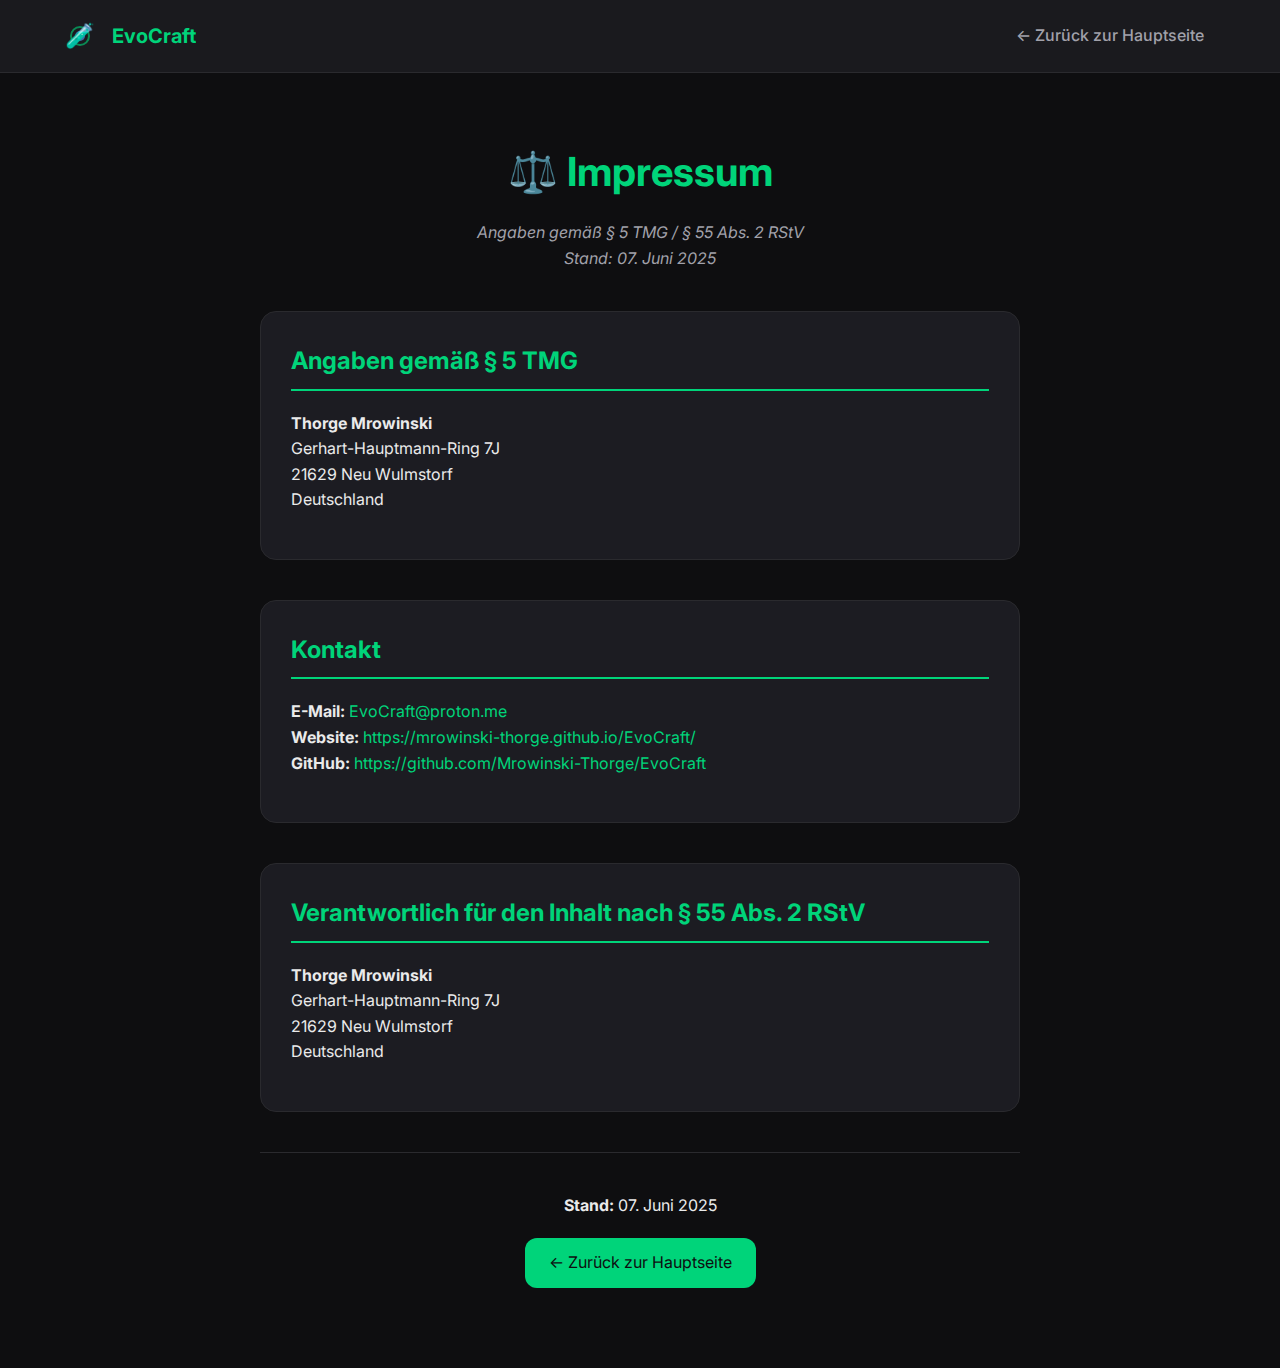
<file: imprint.html>
<!DOCTYPE html>
<html lang="de">
<head>
    <meta charset="UTF-8">
    <meta name="viewport" content="width=device-width, initial-scale=1.0">
    <title>Impressum - EvoCraft</title>
    <link rel="stylesheet" href="styles/main.css">
    <link href="https://fonts.googleapis.com/css2?family=Inter:wght@300;400;500;600;700&display=swap" rel="stylesheet">
    <link rel="icon" href="data:image/svg+xml,<svg xmlns=%22http://www.w3.org/2000/svg%22 viewBox=%220 0 100 100%22><text y=%22.9em%22 font-size=%2290%22>🧪</text></svg>">
</head>
<body>
    <header class="header">
        <nav class="nav">
            <div class="nav-logo">
                <div class="logo-container">
                    <span class="logo">🧪</span>
                    <div class="dna-helix"></div>
                </div>
                <span class="logo-text">EvoCraft</span>
            </div>
            <ul class="nav-menu">
                <li><a href="index.html" class="nav-link">← Zurück zur Hauptseite</a></li>
            </ul>
        </nav>
    </header>

    <main style="padding-top: 100px; min-height: 100vh; background: var(--bg-primary);">
        <div class="container">
            <section style="max-width: 800px; margin: 0 auto; padding: 40px 20px;">
                <h1 style="font-size: clamp(2rem, 5vw, 2.5rem); margin-bottom: 16px; text-align: center; color: var(--accent-primary);">⚖️ Impressum</h1>
                <p style="text-align: center; color: var(--text-secondary); margin-bottom: 40px; font-style: italic;">Angaben gemäß § 5 TMG / § 55 Abs. 2 RStV<br>Stand: 07. Juni 2025</p>

                <div style="margin-bottom: 40px; background: var(--bg-secondary); padding: 30px; border-radius: var(--radius-xl); border: 1px solid var(--border-color);">
                    <h2 style="color: var(--accent-primary); font-size: clamp(1.2rem, 3vw, 1.5rem); margin-bottom: 20px; border-bottom: 2px solid var(--accent-primary); padding-bottom: 8px;">Angaben gemäß § 5 TMG</h2>
                    <p style="color: var(--text-primary); line-height: 1.6; margin: 16px 0;">
                        <strong>Thorge Mrowinski</strong><br>
                        Gerhart-Hauptmann-Ring 7J<br>
                        21629 Neu Wulmstorf<br>
                        Deutschland
                    </p>
                </div>

                <div style="margin-bottom: 40px; background: var(--bg-secondary); padding: 30px; border-radius: var(--radius-xl); border: 1px solid var(--border-color);">
                    <h2 style="color: var(--accent-primary); font-size: clamp(1.2rem, 3vw, 1.5rem); margin-bottom: 20px; border-bottom: 2px solid var(--accent-primary); padding-bottom: 8px;">Kontakt</h2>
                    <p style="color: var(--text-primary); line-height: 1.6; margin: 16px 0;">
                        <strong>E-Mail:</strong> <a href="mailto:EvoCraft@proton.me" style="color: var(--accent-primary); text-decoration: none;">EvoCraft@proton.me</a><br>
                        <strong>Website:</strong> <a href="https://mrowinski-thorge.github.io/EvoCraft/" target="_blank" style="color: var(--accent-primary); text-decoration: none;">https://mrowinski-thorge.github.io/EvoCraft/</a><br>
                        <strong>GitHub:</strong> <a href="https://github.com/Mrowinski-Thorge/EvoCraft" target="_blank" style="color: var(--accent-primary); text-decoration: none;">https://github.com/Mrowinski-Thorge/EvoCraft</a>
                    </p>
                </div>

                <div style="margin-bottom: 40px; background: var(--bg-secondary); padding: 30px; border-radius: var(--radius-xl); border: 1px solid var(--border-color);">
                    <h2 style="color: var(--accent-primary); font-size: clamp(1.2rem, 3vw, 1.5rem); margin-bottom: 20px; border-bottom: 2px solid var(--accent-primary); padding-bottom: 8px;">Verantwortlich für den Inhalt nach § 55 Abs. 2 RStV</h2>
                    <p style="color: var(--text-primary); line-height: 1.6; margin: 16px 0;">
                        <strong>Thorge Mrowinski</strong><br>
                        Gerhart-Hauptmann-Ring 7J<br>
                        21629 Neu Wulmstorf<br>
                        Deutschland
                    </p>
                </div>

                <div style="text-align: center; padding: 40px 0; border-top: 1px solid var(--border-color); margin-top: 40px;">
                    <p><strong>Stand:</strong> 07. Juni 2025</p>
                    <p><a href="index.html" style="display: inline-flex; align-items: center; background: var(--accent-primary); color: var(--bg-primary); padding: 12px 24px; border-radius: var(--radius-lg); text-decoration: none; margin-top: 20px; transition: var(--transition-normal);" onmouseover="this.style.background='linear-gradient(135deg, var(--accent-primary), var(--accent-secondary))'" onmouseout="this.style.background='var(--accent-primary)'">← Zurück zur Hauptseite</a></p>
                </div>
            </section>
        </div>
    </main>

    <script src="scripts/main.js"></script>
</body>
</html>
</file>
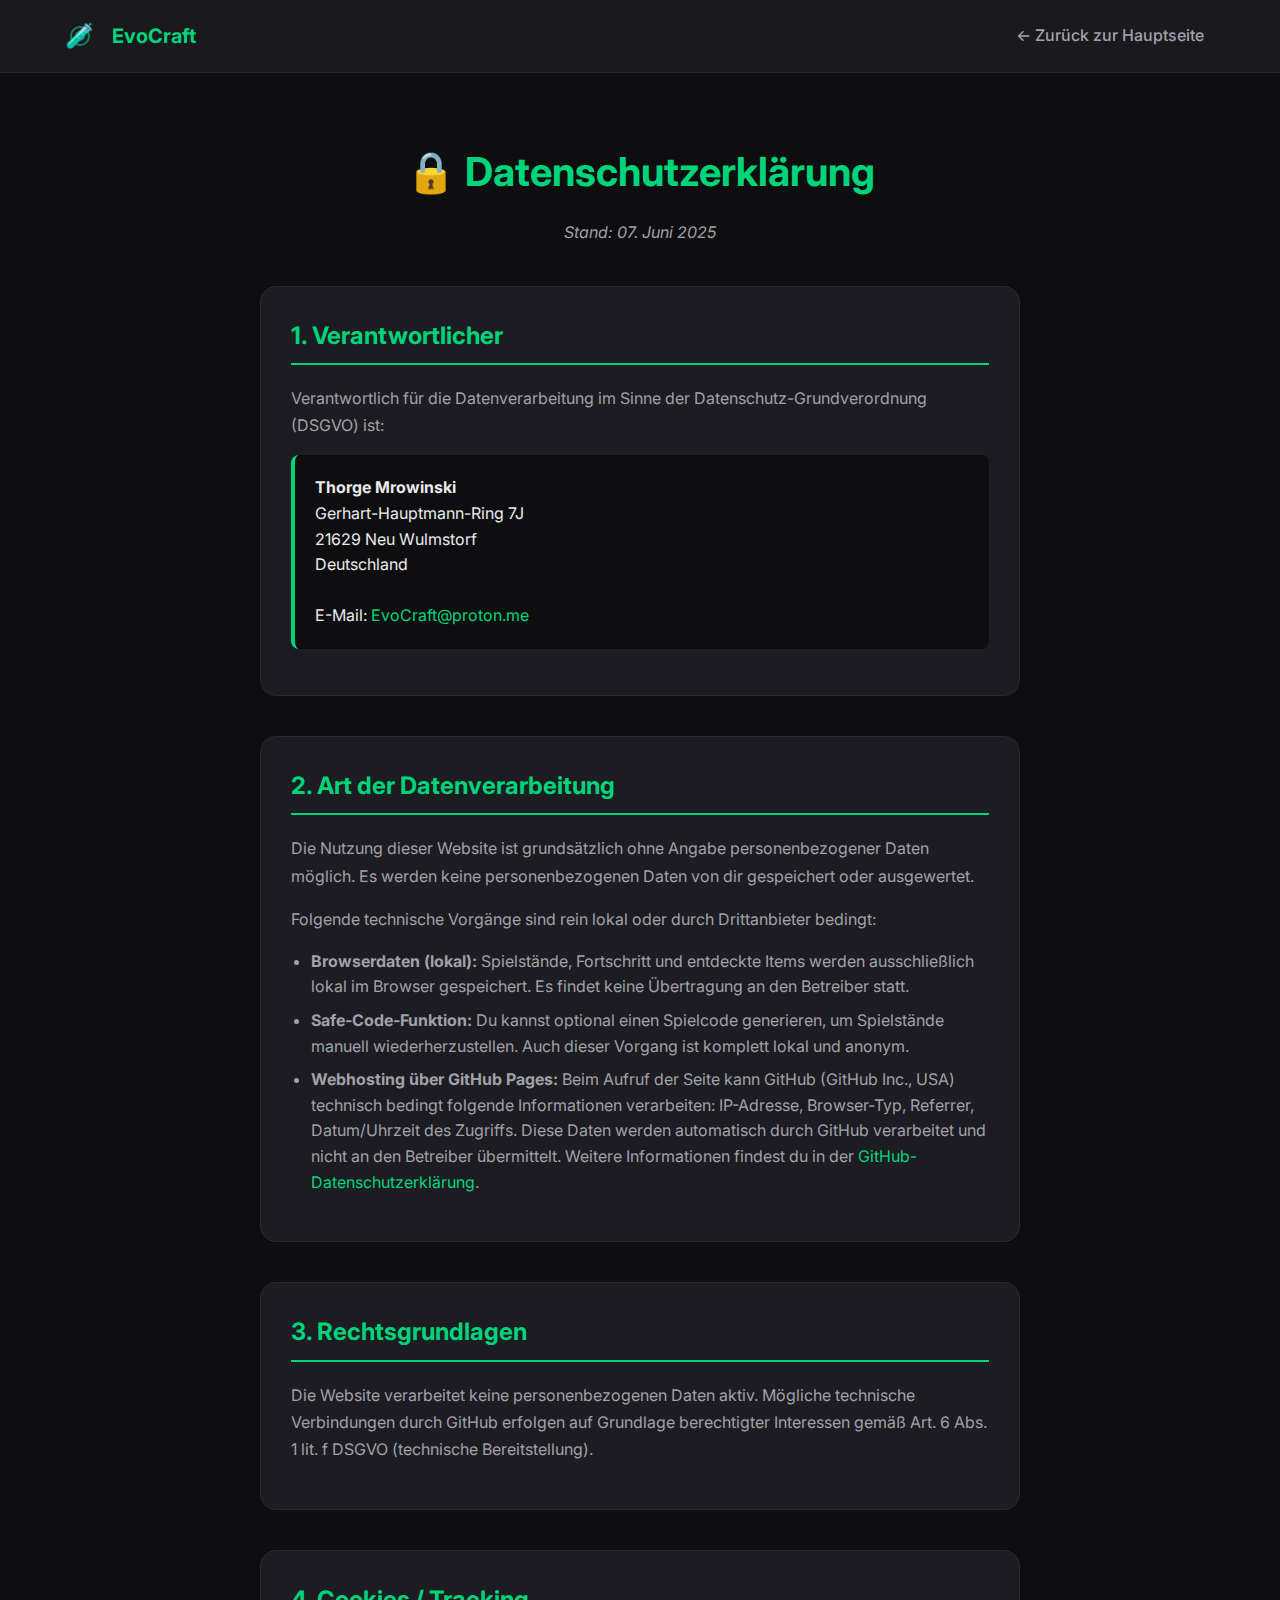
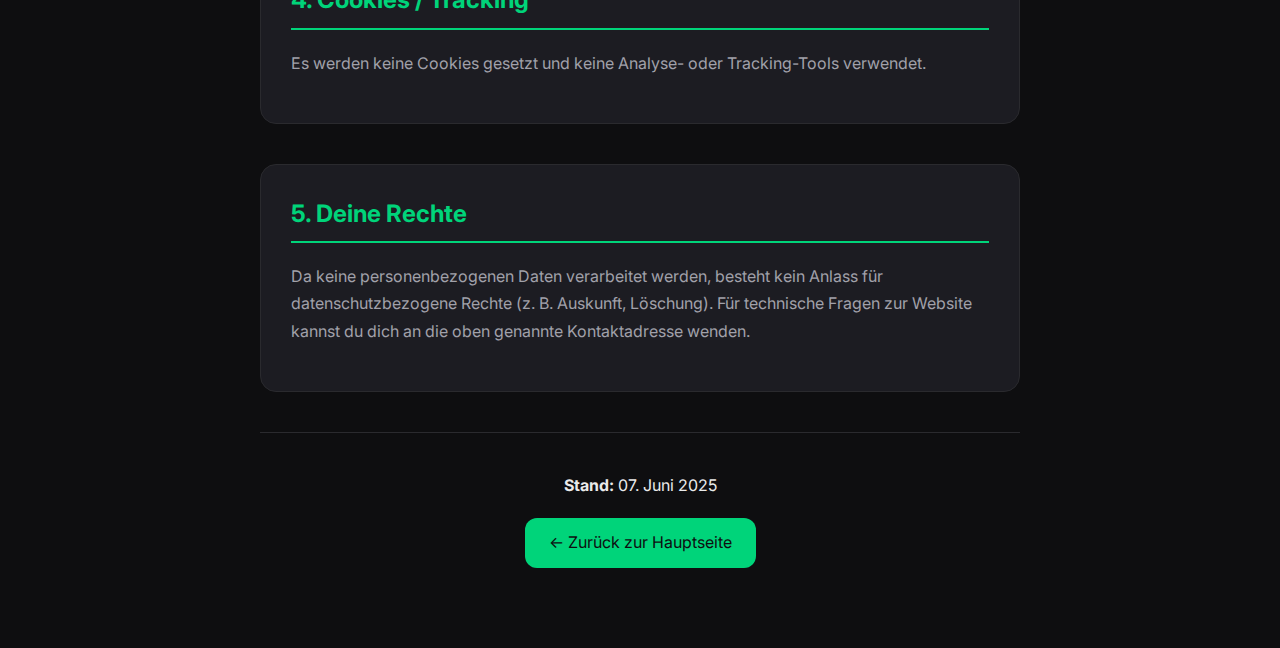
<file: privacy.html>
<!DOCTYPE html>
<html lang="de">
<head>
    <meta charset="UTF-8">
    <meta name="viewport" content="width=device-width, initial-scale=1.0">
    <title>Datenschutzerklärung - EvoCraft</title>
    <link rel="stylesheet" href="styles/main.css">
    <link href="https://fonts.googleapis.com/css2?family=Inter:wght@300;400;500;600;700&display=swap" rel="stylesheet">
    <link rel="icon" href="data:image/svg+xml,<svg xmlns=%22http://www.w3.org/2000/svg%22 viewBox=%220 0 100 100%22><text y=%22.9em%22 font-size=%2290%22>🧪</text></svg>">
</head>
<body>
    <header class="header">
        <nav class="nav">
            <div class="nav-logo">
                <div class="logo-container">
                    <span class="logo">🧪</span>
                    <div class="dna-helix"></div>
                </div>
                <span class="logo-text">EvoCraft</span>
            </div>
            <ul class="nav-menu">
                <li><a href="index.html" class="nav-link">← Zurück zur Hauptseite</a></li>
            </ul>
        </nav>
    </header>

    <main style="padding-top: 100px; min-height: 100vh; background: var(--bg-primary);">
        <div class="container">
            <section style="max-width: 800px; margin: 0 auto; padding: 40px 20px;">
                <h1 style="font-size: clamp(2rem, 5vw, 2.5rem); margin-bottom: 16px; text-align: center; color: var(--accent-primary);">🔒 Datenschutzerklärung</h1>
                <p style="text-align: center; color: var(--text-secondary); margin-bottom: 40px; font-style: italic;">Stand: 07. Juni 2025</p>

                <div style="margin-bottom: 40px; background: var(--bg-secondary); padding: 30px; border-radius: var(--radius-xl); border: 1px solid var(--border-color);">
                    <h2 style="color: var(--accent-primary); font-size: clamp(1.2rem, 3vw, 1.5rem); margin-bottom: 20px; border-bottom: 2px solid var(--accent-primary); padding-bottom: 8px;">1. Verantwortlicher</h2>
                    <p style="color: var(--text-secondary); line-height: 1.7; margin-bottom: 16px;">Verantwortlich für die Datenverarbeitung im Sinne der Datenschutz-Grundverordnung (DSGVO) ist:</p>
                    <div style="background: var(--bg-primary); padding: 20px; border-radius: var(--radius-md); border-left: 4px solid var(--accent-primary); margin: 16px 0; line-height: 1.6;">
                        <strong>Thorge Mrowinski</strong><br>
                        Gerhart-Hauptmann-Ring 7J<br>
                        21629 Neu Wulmstorf<br>
                        Deutschland<br><br>
                        E-Mail: <a href="mailto:EvoCraft@proton.me" style="color: var(--accent-primary); text-decoration: none;">EvoCraft@proton.me</a>
                    </div>
                </div>

                <div style="margin-bottom: 40px; background: var(--bg-secondary); padding: 30px; border-radius: var(--radius-xl); border: 1px solid var(--border-color);">
                    <h2 style="color: var(--accent-primary); font-size: clamp(1.2rem, 3vw, 1.5rem); margin-bottom: 20px; border-bottom: 2px solid var(--accent-primary); padding-bottom: 8px;">2. Art der Datenverarbeitung</h2>
                    <p style="color: var(--text-secondary); line-height: 1.7; margin-bottom: 16px;">Die Nutzung dieser Website ist grundsätzlich ohne Angabe personenbezogener Daten möglich. Es werden keine personenbezogenen Daten von dir gespeichert oder ausgewertet.</p>
                    <p style="color: var(--text-secondary); line-height: 1.7; margin-bottom: 16px;">Folgende technische Vorgänge sind rein lokal oder durch Drittanbieter bedingt:</p>
                    <ul style="color: var(--text-secondary); margin-left: 20px; margin-bottom: 16px;">
                        <li style="margin-bottom: 8px; line-height: 1.6;"><strong>Browserdaten (lokal):</strong> Spielstände, Fortschritt und entdeckte Items werden ausschließlich lokal im Browser gespeichert. Es findet keine Übertragung an den Betreiber statt.</li>
                        <li style="margin-bottom: 8px; line-height: 1.6;"><strong>Safe-Code-Funktion:</strong> Du kannst optional einen Spielcode generieren, um Spielstände manuell wiederherzustellen. Auch dieser Vorgang ist komplett lokal und anonym.</li>
                        <li style="margin-bottom: 8px; line-height: 1.6;"><strong>Webhosting über GitHub Pages:</strong> Beim Aufruf der Seite kann GitHub (GitHub Inc., USA) technisch bedingt folgende Informationen verarbeiten: IP-Adresse, Browser-Typ, Referrer, Datum/Uhrzeit des Zugriffs. Diese Daten werden automatisch durch GitHub verarbeitet und nicht an den Betreiber übermittelt. Weitere Informationen findest du in der <a href="https://docs.github.com/de/site-policy/privacy-policies/github-privacy-statement" target="_blank" style="color: var(--accent-primary); text-decoration: none;">GitHub-Datenschutzerklärung</a>.</li>
                    </ul>
                </div>

                <div style="margin-bottom: 40px; background: var(--bg-secondary); padding: 30px; border-radius: var(--radius-xl); border: 1px solid var(--border-color);">
                    <h2 style="color: var(--accent-primary); font-size: clamp(1.2rem, 3vw, 1.5rem); margin-bottom: 20px; border-bottom: 2px solid var(--accent-primary); padding-bottom: 8px;">3. Rechtsgrundlagen</h2>
                    <p style="color: var(--text-secondary); line-height: 1.7; margin-bottom: 16px;">Die Website verarbeitet keine personenbezogenen Daten aktiv. Mögliche technische Verbindungen durch GitHub erfolgen auf Grundlage berechtigter Interessen gemäß Art. 6 Abs. 1 lit. f DSGVO (technische Bereitstellung).</p>
                </div>

                <div style="margin-bottom: 40px; background: var(--bg-secondary); padding: 30px; border-radius: var(--radius-xl); border: 1px solid var(--border-color);">
                    <h2 style="color: var(--accent-primary); font-size: clamp(1.2rem, 3vw, 1.5rem); margin-bottom: 20px; border-bottom: 2px solid var(--accent-primary); padding-bottom: 8px;">4. Cookies / Tracking</h2>
                    <p style="color: var(--text-secondary); line-height: 1.7; margin-bottom: 16px;">Es werden keine Cookies gesetzt und keine Analyse- oder Tracking-Tools verwendet.</p>
                </div>

                <div style="margin-bottom: 40px; background: var(--bg-secondary); padding: 30px; border-radius: var(--radius-xl); border: 1px solid var(--border-color);">
                    <h2 style="color: var(--accent-primary); font-size: clamp(1.2rem, 3vw, 1.5rem); margin-bottom: 20px; border-bottom: 2px solid var(--accent-primary); padding-bottom: 8px;">5. Deine Rechte</h2>
                    <p style="color: var(--text-secondary); line-height: 1.7; margin-bottom: 16px;">Da keine personenbezogenen Daten verarbeitet werden, besteht kein Anlass für datenschutzbezogene Rechte (z. B. Auskunft, Löschung). Für technische Fragen zur Website kannst du dich an die oben genannte Kontaktadresse wenden.</p>
                </div>

                <div style="text-align: center; padding: 40px 0; border-top: 1px solid var(--border-color); margin-top: 40px;">
                    <p><strong>Stand:</strong> 07. Juni 2025</p>
                    <p><a href="index.html" style="display: inline-flex; align-items: center; background: var(--accent-primary); color: var(--bg-primary); padding: 12px 24px; border-radius: var(--radius-lg); text-decoration: none; margin-top: 20px; transition: var(--transition-normal);" onmouseover="this.style.background='linear-gradient(135deg, var(--accent-primary), var(--accent-secondary))'" onmouseout="this.style.background='var(--accent-primary)'">← Zurück zur Hauptseite</a></p>
                </div>
            </section>
        </div>
    </main>

    <script src="scripts/main.js"></script>
</body>
</html>
</file>
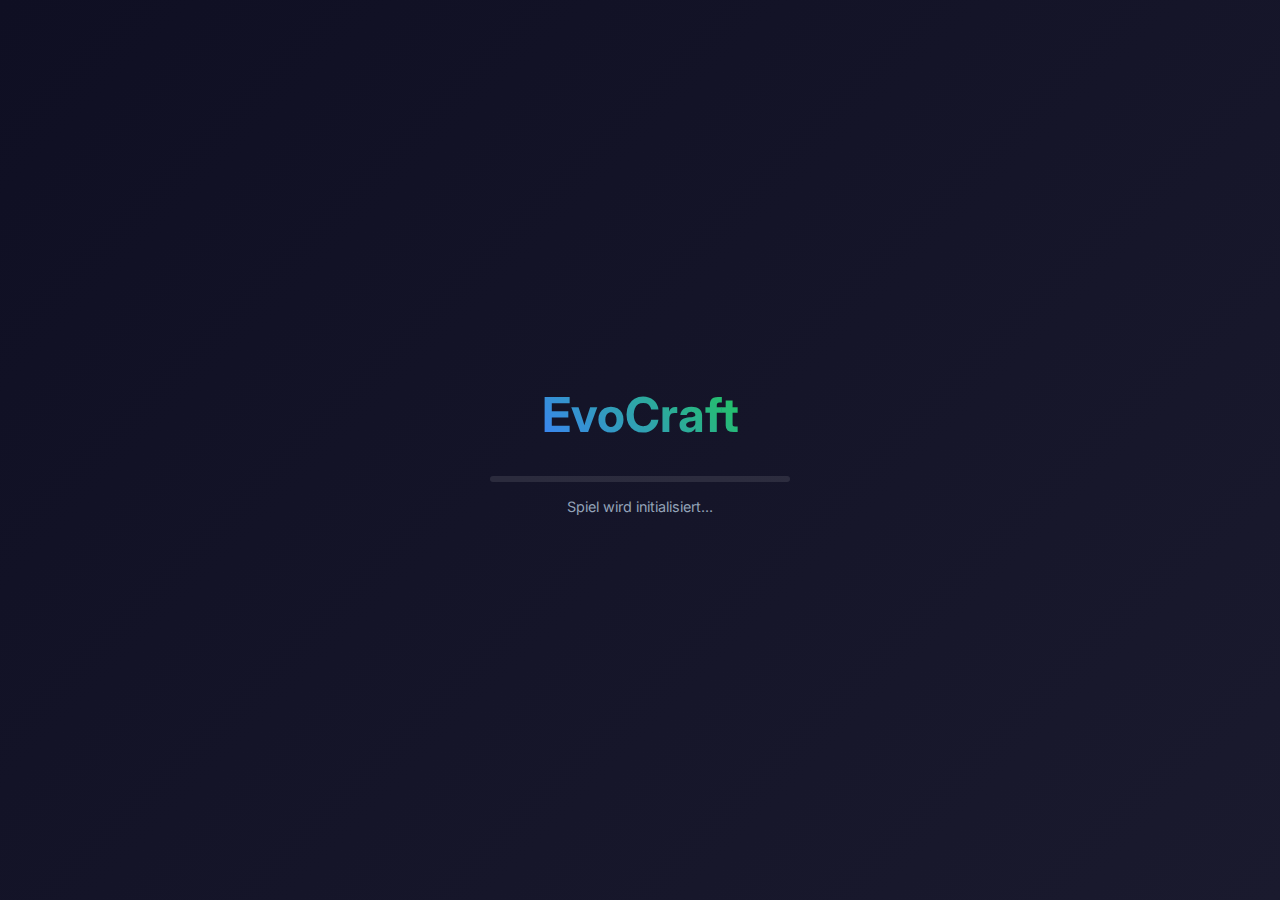
<file: game/game.html>
<!DOCTYPE html>
<html lang="de">
<head>
    <meta charset="UTF-8">
    <meta name="viewport" content="width=device-width, initial-scale=1.0">
    <title>EvoCraft - Spielen</title>
    <link href="https://fonts.googleapis.com/css2?family=Inter:wght@300;400;500;600;700&display=swap" rel="stylesheet">
    <link rel="icon" href="../website/assets/icons/logo.png">
    
    <style>
        * {
            margin: 0;
            padding: 0;
            box-sizing: border-box;
        }

        :root {
            --primary-bg: #0f0f23;
            --secondary-bg: #1a1a2e;
            --accent-blue: #3b82f6;
            --accent-green: #22c55e;
            --surface: rgba(30, 30, 60, 0.9);
            --border: rgba(255, 255, 255, 0.1);
            --text-primary: #ffffff;
            --text-secondary: #e2e8f0;
            --text-muted: #94a3b8;
        }

        html, body {
            height: 100vh;
            overflow: hidden;
            font-family: 'Inter', sans-serif;
            background: linear-gradient(135deg, var(--primary-bg), var(--secondary-bg));
            color: var(--text-primary);
        }

        /* Wartungsmodus Warnung */
        #maintenance {
            background: rgba(255, 50, 50, 0.9);
            padding: 20px;
            border-radius: 12px;
            display: none;
            position: fixed;
            top: 20px;
            left: 50%;
            transform: translateX(-50%);
            z-index: 10000;
            border: 2px solid #ff3333;
            text-align: center;
            max-width: 500px;
            backdrop-filter: blur(15px);
        }

        /* Server Status Warnung */
        #serverStatus {
            background: rgba(255, 193, 7, 0.9);
            padding: 15px;
            border-radius: 8px;
            display: none;
            position: fixed;
            top: 80px;
            right: 20px;
            z-index: 9999;
            border: 2px solid #ffc107;
            max-width: 350px;
            backdrop-filter: blur(15px);
        }

        /* Portrait Mode Blocker */
        .portrait-blocker {
            display: none;
            position: fixed;
            top: 0;
            left: 0;
            width: 100%;
            height: 100%;
            background: rgba(0, 0, 0, 0.95);
            color: white;
            align-items: center;
            justify-content: center;
            text-align: center;
            z-index: 99999;
            font-size: 1.2rem;
            padding: 2rem;
            backdrop-filter: blur(20px);
        }

        @media screen and (max-width: 768px) and (orientation: portrait) {
            .portrait-blocker {
                display: flex;
            }
        }

        /* Ladebildschirm */
        .loading-screen {
            position: fixed;
            top: 0;
            left: 0;
            width: 100%;
            height: 100%;
            background: linear-gradient(135deg, var(--primary-bg), var(--secondary-bg));
            display: flex;
            flex-direction: column;
            align-items: center;
            justify-content: center;
            z-index: 9999;
        }

        .loading-logo {
            font-size: 3rem;
            font-weight: 700;
            margin-bottom: 2rem;
            background: linear-gradient(45deg, var(--accent-blue), var(--accent-green));
            -webkit-background-clip: text;
            -webkit-text-fill-color: transparent;
            animation: glow 2s ease-in-out infinite alternate;
        }

        .loading-progress {
            width: 300px;
            height: 6px;
            background: rgba(255, 255, 255, 0.1);
            border-radius: 3px;
            overflow: hidden;
            margin-bottom: 1rem;
        }

        .loading-bar {
            height: 100%;
            background: linear-gradient(90deg, var(--accent-blue), var(--accent-green));
            width: 0%;
            transition: width 0.3s ease;
            border-radius: 3px;
        }

        .loading-text {
            color: var(--text-muted);
            font-size: 0.9rem;
            text-align: center;
        }

        /* Hauptspiel Layout */
        .game-container {
            display: none;
            height: calc(100vh - 80px); /* Platz für Bottom Bar */
            grid-template-columns: 300px 1fr;
            background: linear-gradient(135deg, var(--primary-bg), var(--secondary-bg));
        }

        /* Sidebar */
        .sidebar {
            background: var(--surface);
            backdrop-filter: blur(15px);
            border-right: 1px solid var(--border);
            padding: 20px;
            overflow: hidden;
            display: flex;
            flex-direction: column;
        }

        /* Suchleiste */
        .search-container {
            margin-bottom: 20px;
        }

        .search-input {
            width: 100%;
            padding: 12px;
            background: rgba(255, 255, 255, 0.1);
            border: 2px solid var(--border);
            border-radius: 8px;
            color: var(--text-primary);
            font-size: 0.9rem;
            transition: all 0.3s ease;
        }

        .search-input:focus {
            outline: none;
            border-color: var(--accent-blue);
            background: rgba(59, 130, 246, 0.1);
        }

        .search-input::placeholder {
            color: var(--text-muted);
        }

        /* Element Liste */
        .elements-list {
            flex: 1;
            overflow-y: auto;
            padding-right: 8px;
        }

        .elements-list::-webkit-scrollbar {
            width: 6px;
        }

        .elements-list::-webkit-scrollbar-track {
            background: rgba(255, 255, 255, 0.1);
            border-radius: 3px;
        }

        .elements-list::-webkit-scrollbar-thumb {
            background: var(--accent-blue);
            border-radius: 3px;
        }

        .element-item {
            display: flex;
            align-items: center;
            padding: 12px;
            margin-bottom: 8px;
            background: rgba(59, 130, 246, 0.1);
            border: 2px solid rgba(59, 130, 246, 0.3);
            border-radius: 8px;
            cursor: grab;
            transition: all 0.3s ease;
            user-select: none;
            touch-action: none;
        }

        .element-item:hover {
            background: rgba(59, 130, 246, 0.2);
            border-color: var(--accent-blue);
            transform: translateX(5px);
            box-shadow: 0 4px 15px rgba(59, 130, 246, 0.3);
        }

        .element-item:active {
            cursor: grabbing;
        }

        .element-item.new {
            border-color: var(--accent-green);
            background: rgba(34, 197, 94, 0.1);
            animation: newElement 3s ease-out;
        }

        .element-icon {
            width: 32px;
            height: 32px;
            margin-right: 12px;
            border-radius: 4px;
            display: flex;
            align-items: center;
            justify-content: center;
            flex-shrink: 0;
        }

        .element-icon img {
            width: 100%;
            height: 100%;
            object-fit: contain;
        }

        .element-name {
            font-size: 0.9rem;
            color: var(--text-secondary);
            font-weight: 500;
        }

        /* Crafting Area */
        .crafting-area {
            position: relative;
            background: transparent;
            overflow: hidden;
            background: 
                radial-gradient(circle at 20% 80%, rgba(59, 130, 246, 0.08) 0%, transparent 50%),
                radial-gradient(circle at 80% 20%, rgba(34, 197, 94, 0.08) 0%, transparent 50%);
        }

        .drop-zone {
            position: absolute;
            top: 50%;
            left: 50%;
            transform: translate(-50%, -50%);
            width: 400px;
            height: 300px;
            border: 3px dashed rgba(255, 255, 255, 0.3);
            border-radius: 20px;
            display: flex;
            align-items: center;
            justify-content: center;
            background: rgba(255, 255, 255, 0.02);
            backdrop-filter: blur(10px);
            transition: all 0.3s ease;
        }

        .drop-zone.dragover {
            border-color: var(--accent-blue);
            background: rgba(59, 130, 246, 0.1);
            box-shadow: 0 0 30px rgba(59, 130, 246, 0.3);
        }

        .drop-hint {
            color: rgba(255, 255, 255, 0.5);
            font-size: 1.2rem;
            text-align: center;
            font-weight: 500;
        }

        /* Platzierte Elemente */
        .placed-element {
            position: absolute;
            width: 60px;
            height: 60px;
            background: rgba(255, 255, 255, 0.1);
            border: 2px solid var(--accent-blue);
            border-radius: 12px;
            display: flex;
            align-items: center;
            justify-content: center;
            cursor: grab;
            z-index: 100;
            backdrop-filter: blur(15px);
            transition: all 0.3s ease;
            touch-action: none;
        }

        .placed-element:hover {
            transform: scale(1.05);
            box-shadow: 0 5px 20px rgba(59, 130, 246, 0.4);
        }

        .placed-element:active {
            cursor: grabbing;
        }

        .placed-element-icon {
            width: 40px;
            height: 40px;
            border-radius: 6px;
            display: flex;
            align-items: center;
            justify-content: center;
        }

        .placed-element-icon img {
            width: 100%;
            height: 100%;
            object-fit: contain;
        }

        /* Drag Ghost */
        .drag-ghost {
            position: fixed;
            width: 50px;
            height: 50px;
            background: rgba(59, 130, 246, 0.8);
            border: 2px solid var(--accent-blue);
            border-radius: 8px;
            display: flex;
            align-items: center;
            justify-content: center;
            z-index: 10000;
            pointer-events: none;
            backdrop-filter: blur(15px);
            box-shadow: 0 10px 30px rgba(59, 130, 246, 0.5);
        }

        /* Bottom Navigation Bar */
        .bottom-nav {
            position: fixed;
            bottom: 0;
            left: 0;
            right: 0;
            height: 80px;
            background: var(--surface);
            backdrop-filter: blur(20px);
            border-top: 1px solid var(--border);
            display: flex;
            align-items: center;
            justify-content: center;
            z-index: 1000;
        }

        .nav-container {
            display: flex;
            align-items: center;
            gap: 40px;
        }

        .nav-item {
            display: flex;
            flex-direction: column;
            align-items: center;
            gap: 4px;
            padding: 8px 16px;
            border-radius: 12px;
            cursor: pointer;
            transition: all 0.3s ease;
            user-select: none;
        }

        .nav-item:hover {
            background: rgba(59, 130, 246, 0.1);
            transform: translateY(-2px);
        }

        .nav-item.active {
            background: rgba(59, 130, 246, 0.2);
            color: var(--accent-blue);
        }

        .nav-icon {
            font-size: 1.5rem;
        }

        .nav-text {
            font-size: 0.7rem;
            font-weight: 500;
            color: var(--text-muted);
        }

        .nav-item.active .nav-text {
            color: var(--accent-blue);
        }

        .nav-controls {
            position: absolute;
            right: 20px;
            display: flex;
            gap: 12px;
        }

        .nav-btn {
            background: rgba(59, 130, 246, 0.2);
            border: 2px solid rgba(59, 130, 246, 0.3);
            border-radius: 8px;
            padding: 8px;
            color: var(--text-primary);
            cursor: pointer;
            transition: all 0.3s ease;
            font-size: 1.2rem;
        }

        .nav-btn:hover {
            background: rgba(59, 130, 246, 0.3);
            border-color: var(--accent-blue);
            transform: scale(1.05);
        }

        /* Modal Styles */
        .modal {
            display: none;
            position: fixed;
            top: 0;
            left: 0;
            width: 100%;
            height: 100%;
            background: rgba(0, 0, 0, 0.8);
            z-index: 10000;
            backdrop-filter: blur(10px);
        }

        .modal-content {
            position: absolute;
            top: 50%;
            left: 50%;
            transform: translate(-50%, -50%);
            background: var(--surface);
            border-radius: 16px;
            padding: 30px;
            max-width: 600px;
            max-height: 80vh;
            overflow-y: auto;
            border: 1px solid var(--border);
            backdrop-filter: blur(20px);
        }

        .modal-header {
            display: flex;
            justify-content: space-between;
            align-items: center;
            margin-bottom: 20px;
            padding-bottom: 15px;
            border-bottom: 1px solid var(--border);
        }

        .modal-title {
            font-size: 1.5rem;
            font-weight: 600;
            color: var(--accent-blue);
        }

        .modal-close {
            background: none;
            border: none;
            color: var(--text-muted);
            font-size: 1.5rem;
            cursor: pointer;
            padding: 5px;
        }

        .modal-close:hover {
            color: var(--text-primary);
        }

        /* Timeline Styles */
        .timeline {
            max-height: 400px;
            overflow-y: auto;
        }

        .timeline-item {
            display: flex;
            align-items: center;
            padding: 12px;
            margin-bottom: 8px;
            background: rgba(255, 255, 255, 0.05);
            border-radius: 8px;
            border-left: 4px solid var(--accent-blue);
        }

        .timeline-icon {
            width: 32px;
            height: 32px;
            margin-right: 12px;
            border-radius: 4px;
            display: flex;
            align-items: center;
            justify-content: center;
            background: rgba(59, 130, 246, 0.2);
        }

        .timeline-content {
            flex: 1;
        }

        .timeline-text {
            font-size: 0.9rem;
            color: var(--text-secondary);
            margin-bottom: 4px;
        }

        .timeline-time {
            font-size: 0.7rem;
            color: var(--text-muted);
        }

        /* Achievement Styles */
        .achievement-grid {
            display: grid;
            grid-template-columns: repeat(auto-fill, minmax(250px, 1fr));
            gap: 15px;
            max-height: 400px;
            overflow-y: auto;
        }

        .achievement-item {
            background: rgba(255, 255, 255, 0.05);
            border: 2px solid transparent;
            border-radius: 12px;
            padding: 16px;
            transition: all 0.3s ease;
        }

        .achievement-item.unlocked {
            border-color: var(--accent-green);
            background: rgba(34, 197, 94, 0.1);
        }

        .achievement-header {
            display: flex;
            align-items: center;
            margin-bottom: 8px;
        }

        .achievement-icon {
            font-size: 2rem;
            margin-right: 12px;
        }

        .achievement-title {
            font-weight: 600;
            color: var(--text-secondary);
        }

        .achievement-item.unlocked .achievement-title {
            color: var(--accent-green);
        }

        .achievement-desc {
            font-size: 0.8rem;
            color: var(--text-muted);
            margin-bottom: 8px;
        }

        .achievement-progress {
            background: rgba(255, 255, 255, 0.1);
            border-radius: 4px;
            height: 6px;
            overflow: hidden;
        }

        .achievement-progress-bar {
            height: 100%;
            background: var(--accent-blue);
            transition: width 0.3s ease;
        }

        .achievement-item.unlocked .achievement-progress-bar {
            background: var(--accent-green);
        }

        /* Settings Styles */
        .settings-section {
            margin-bottom: 25px;
        }

        .settings-title {
            font-size: 1.1rem;
            font-weight: 600;
            color: var(--accent-blue);
            margin-bottom: 10px;
        }

        .settings-item {
            display: flex;
            justify-content: space-between;
            align-items: center;
            padding: 12px;
            background: rgba(255, 255, 255, 0.05);
            border-radius: 8px;
            margin-bottom: 8px;
        }

        .settings-label {
            font-size: 0.9rem;
            color: var(--text-secondary);
        }

        .test-btn {
            background: var(--accent-blue);
            border: none;
            border-radius: 6px;
            padding: 8px 16px;
            color: white;
            cursor: pointer;
            font-size: 0.8rem;
            transition: all 0.3s ease;
        }

        .test-btn:hover {
            background: #2563eb;
            transform: translateY(-1px);
        }

        .test-btn:disabled {
            background: var(--text-muted);
            cursor: not-allowed;
        }

        /* Effekte */
        .combination-effect {
            position: absolute;
            top: 50%;
            left: 50%;
            transform: translate(-50%, -50%);
            width: 150px;
            height: 150px;
            border-radius: 50%;
            background: radial-gradient(circle, rgba(34, 197, 94, 0.8), transparent);
            animation: combine-pulse 1.5s ease-out;
            pointer-events: none;
            z-index: 500;
        }

        .new-element-popup {
            position: absolute;
            top: 50%;
            left: 50%;
            transform: translate(-50%, -50%);
            background: rgba(34, 197, 94, 0.2);
            border: 2px solid var(--accent-green);
            border-radius: 15px;
            padding: 30px;
            display: flex;
            flex-direction: column;
            align-items: center;
            animation: element-appear 2.5s ease-out forwards;
            z-index: 600;
            backdrop-filter: blur(20px);
        }

        .new-element-icon {
            width: 80px;
            height: 80px;
            border-radius: 10px;
            display: flex;
            align-items: center;
            justify-content: center;
            margin-bottom: 15px;
        }

        .new-element-icon img {
            width: 100%;
            height: 100%;
            object-fit: contain;
        }

        .new-element-name {
            color: var(--accent-green);
            font-weight: 700;
            font-size: 1.3rem;
            text-align: center;
            margin-bottom: 10px;
        }

        .new-badge {
            background: var(--accent-green);
            color: white;
            padding: 8px 16px;
            border-radius: 20px;
            font-size: 0.8rem;
            font-weight: 600;
        }

        /* Animationen */
        @keyframes glow {
            from { text-shadow: 0 0 20px rgba(59, 130, 246, 0.5); }
            to { text-shadow: 0 0 30px rgba(34, 197, 94, 0.5); }
        }

        @keyframes combine-pulse {
            0% { transform: translate(-50%, -50%) scale(0); opacity: 1; }
            100% { transform: translate(-50%, -50%) scale(2); opacity: 0; }
        }

        @keyframes element-appear {
            0% { transform: translate(-50%, -50%) scale(0); opacity: 0; }
            50% { transform: translate(-50%, -50%) scale(1.1); opacity: 1; }
            100% { transform: translate(-50%, -50%) scale(1); opacity: 1; }
        }

        @keyframes newElement {
            0% { box-shadow: 0 0 0 0 rgba(34, 197, 94, 0.7); }
            70% { box-shadow: 0 0 0 10px rgba(34, 197, 94, 0); }
            100% { box-shadow: 0 0 0 0 rgba(34, 197, 94, 0); }
        }

        /* Responsive */
        @media (max-width: 768px) {
            .game-container {
                grid-template-columns: 250px 1fr;
            }
            
            .sidebar {
                padding: 15px;
            }
            
            .drop-zone {
                width: 300px;
                height: 200px;
            }

            .nav-container {
                gap: 20px;
            }

            .nav-controls {
                right: 10px;
            }
        }
    </style>
</head>
<body>
    <!-- Portrait Mode Blocker -->
    <div class="portrait-blocker">
        <div>
            <div style="font-size: 4rem; margin-bottom: 1rem;">📱</div>
            <h2>Bitte drehe dein Gerät ins Querformat</h2>
            <p style="margin-top: 1rem; opacity: 0.8;">
                EvoCraft funktioniert am besten im Landscape-Modus
            </p>
        </div>
    </div>

    <!-- Wartungsmodus Warnung -->
    <div id="maintenance">
        ⚠️ <strong>Wartungsarbeiten:</strong> Der Server ist aktuell nicht verfügbar.
        <br>Bitte versuche es später erneut.
        <div id="maintenance-message" style="margin-top: 15px; padding: 10px; background: rgba(0,0,0,0.3); border-radius: 8px;"></div>
    </div>

    <!-- Server Status -->
    <div id="serverStatus">
        <div style="display: flex; align-items: center; gap: 8px;">
            <div style="font-size: 1.2rem;">⏳</div>
            <div>
                <div style="font-weight: 600; margin-bottom: 4px;">Server startet...</div>
                <div style="font-size: 0.8rem; opacity: 0.8;">Es kann zu Verzögerungen kommen. Bitte warte etwas.</div>
            </div>
        </div>
    </div>

    <!-- Ladebildschirm -->
    <div class="loading-screen" id="loadingScreen">
        <div class="loading-logo">EvoCraft</div>
        <div class="loading-progress">
            <div class="loading-bar" id="loadingBar"></div>
        </div>
        <div class="loading-text" id="loadingText">Spiel wird initialisiert...</div>
    </div>

    <!-- Hauptspiel -->
    <div class="game-container" id="gameContainer">
        <!-- Sidebar mit Elementen -->
        <div class="sidebar">
            <div class="search-container">
                <input type="text" class="search-input" placeholder="🔍 Element suchen..." id="searchInput">
            </div>
            
            <div class="elements-list" id="elementsList">
                <!-- Elemente werden dynamisch geladen -->
            </div>
        </div>

        <!-- Crafting Area -->
        <div class="crafting-area" id="craftingArea">
            <div class="drop-zone" id="dropZone">
                <div class="drop-hint">
                    🎯 Ziehe Elemente hierher<br>
                    um sie zu kombinieren!
                </div>
            </div>
        </div>
    </div>

    <!-- Bottom Navigation -->
    <div class="bottom-nav">
        <div class="nav-container">
            <div class="nav-item active" onclick="switchTab('crafting')">
                <div class="nav-icon">🧪</div>
                <div class="nav-text">Crafting</div>
            </div>
            <div class="nav-item" onclick="switchTab('timeline')">
                <div class="nav-icon">📜</div>
                <div class="nav-text">Zeitleiste</div>
            </div>
            <div class="nav-item" onclick="switchTab('achievements')">
                <div class="nav-icon">📖</div>
                <div class="nav-text">Achievements</div>
            </div>
        </div>

        <div class="nav-controls">
            <div class="nav-btn" onclick="toggleFullscreen()" title="Vollbild">📺</div>
            <div class="nav-btn" onclick="openSettings()" title="Einstellungen">⚙️</div>
        </div>
    </div>

    <!-- Timeline Modal -->
    <div class="modal" id="timelineModal">
        <div class="modal-content">
            <div class="modal-header">
                <div class="modal-title">📜 Crafting Zeitleiste</div>
                <button class="modal-close" onclick="closeModal('timelineModal')">&times;</button>
            </div>
            <div class="timeline" id="timelineContent">
                <div style="text-align: center; color: var(--text-muted); padding: 40px;">
                    Noch keine Crafting-Aktivitäten
                </div>
            </div>
        </div>
    </div>

    <!-- Achievements Modal -->
    <div class="modal" id="achievementsModal">
        <div class="modal-content">
            <div class="modal-header">
                <div class="modal-title">📖 Achievements</div>
                <button class="modal-close" onclick="closeModal('achievementsModal')">&times;</button>
            </div>
            <div class="achievement-grid" id="achievementGrid">
                <!-- Achievements werden dynamisch geladen -->
            </div>
        </div>
    </div>

    <!-- Settings Modal -->
    <div class="modal" id="settingsModal">
        <div class="modal-content">
            <div class="modal-header">
                <div class="modal-title">⚙️ Einstellungen</div>
                <button class="modal-close" onclick="closeModal('settingsModal')">&times;</button>
            </div>
            
            <div class="settings-section">
                <div class="settings-title">🌐 Server Verbindung</div>
                <div class="settings-item">
                    <span class="settings-label">Server Status testen</span>
                    <button class="test-btn" onclick="testServerConnection()" id="testServerBtn">Testen</button>
                </div>
                <div class="settings-item">
                    <span class="settings-label">Server URL</span>
                    <span style="font-family: monospace; font-size: 0.8rem; color: var(--text-muted);">evocraft-server.onrender.com</span>
                </div>
            </div>

            <div class="settings-section">
                <div class="settings-title">🎮 Spiel</div>
                <div class="settings-item">
                    <span class="settings-label">Vollbild Modus</span>
                    <button class="test-btn" onclick="toggleFullscreen()">Ein/Aus</button>
                </div>
                <div class="settings-item">
                    <span class="settings-label">Entdeckte Elemente</span>
                    <span id="discoveredCount">2</span>
                </div>
            </div>
        </div>
    </div>

    <script>
        // === GLOBALE VARIABLEN ===
        let craftingLogic = {};
        let discoveredElements = new Set(['Stein', 'Holz']);
        let firstTimeElements = new Set(); // Für erste Entdeckung
        let placedElements = [];
        let draggedElement = null;
        let currentFilter = '';
        let craftingHistory = [];
        let achievements = [];

        // Element-Daten mit Sprite-Pfaden
        const elementData = {
            'Stein': { sprite: 'stone.png' },
            'Holz': { sprite: 'wood.png' },
            'Funken': { sprite: 'spark.png' },
            'Feuer': { sprite: 'fire.png' },
            'Feuerstelle': { sprite: 'fireplace.png' },
            'Samen': { sprite: 'seed.png' },
            'Wasser': { sprite: 'water.png' },
            'Setzling': { sprite: 'sapling.png' },
            'Erde': { sprite: 'earth.png' },
            'Schlamm': { sprite: 'mud.png' },
            'Beil': { sprite: 'axe.png' },
            'Dampf': { sprite: 'steam.png' },
            'Nebel': { sprite: 'fog.png' },
            'Ziegel': { sprite: 'brick.png' }
        };

        // Achievement Definitionen
        const achievementDefinitions = [
            {
                id: 'first_combination',
                title: 'Erstes Experiment',
                description: 'Kombiniere zwei Elemente zum ersten Mal',
                icon: '🔬',
                progress: 0,
                maxProgress: 1,
                unlocked: false
            },
            {
                id: 'discover_5',
                title: 'Entdecker',
                description: 'Entdecke 5 verschiedene Elemente',
                icon: '🔍',
                progress: 0,
                maxProgress: 5,
                unlocked: false
            },
            {
                id: 'discover_10',
                title: 'Forscher',
                description: 'Entdecke 10 verschiedene Elemente',
                icon: '🧪',
                progress: 0,
                maxProgress: 10,
                unlocked: false
            },
            {
                id: 'fire_creator',
                title: 'Feuer-Macher',
                description: 'Erschaffe Feuer',
                icon: '🔥',
                progress: 0,
                maxProgress: 1,
                unlocked: false
            }
        ];

        // Server-URL
        const SERVER_URL = 'https://evocraft-server.onrender.com';
        let serverStartupShown = false;

        // === SPIEL INITIALISIERUNG ===
        async function initializeGame() {
            // Automatisch Vollbild aktivieren
            try {
                await document.documentElement.requestFullscreen();
            } catch (err) {
                console.log('Auto-Vollbild fehlgeschlagen:', err);
            }

            // Prüfe Orientierung bevor Spiel geladen wird
            if (window.innerWidth <= 768 && window.innerHeight > window.innerWidth) {
                // Portrait Mode - Spiel nicht laden
                return;
            }

            const loadingBar = document.getElementById('loadingBar');
            const loadingText = document.getElementById('loadingText');

            try {
                // Schritt 1: Wartungsmodus prüfen
                loadingText.textContent = 'Prüfe Server-Status...';
                loadingBar.style.width = '15%';
                await sleep(200);

                // Wartungsmodus API-Aufruf
                try {
                    const maintenanceResponse = await fetchWithTimeout(`${SERVER_URL}/api/maintenance`, {
                        method: 'GET',
                        headers: {
                            'Content-Type': 'application/json'
                        }
                    }, 5000);

                    if (maintenanceResponse.ok) {
                        const maintenanceData = await maintenanceResponse.json();
                        if (maintenanceData.maintenance === true) {
                            showMaintenanceMode(maintenanceData.message || 'Der Server befindet sich im Wartungsmodus.');
                            return;
                        }
                    }
                } catch (error) {
                    console.warn('Wartungsmodus-Check fehlgeschlagen:', error);
                    if (error.name === 'TimeoutError') {
                        showServerStartup();
                    }
                }

                // Schritt 2: Server verbinden
                loadingText.textContent = 'Verbinde mit Server...';
                loadingBar.style.width = '35%';
                await sleep(300);

                // Schritt 3: Crafting-Regeln laden
                loadingText.textContent = 'Lade Crafting-Regeln...';
                loadingBar.style.width = '60%';
                
                const response = await fetchWithTimeout(`${SERVER_URL}/api/match-logic`, {
                    method: 'GET',
                    headers: {
                        'Content-Type': 'application/json'
                    }
                }, 5000);

                if (!response.ok) {
                    throw new Error(`HTTP ${response.status}: ${response.statusText}`);
                }

                const data = await response.json();
                if (data.success && data.data) {
                    craftingLogic = data.data;
                    console.log('✅ Crafting-Regeln geladen:', Object.keys(craftingLogic).length, 'Kombinationen');
                } else {
                    throw new Error('Server-Antwort ungültig');
                }

                // Server erreichbar - Startup Message ausblenden
                hideServerStartup();

                // Schritt 4: UI vorbereiten
                loadingText.textContent = 'Bereite Spielelemente vor...';
                loadingBar.style.width = '80%';
                await sleep(200);

                // Schritt 5: Spiel starten
                loadingText.textContent = 'Starte Spiel...';
                loadingBar.style.width = '100%';
                await sleep(300);

                startGame();

            } catch (error) {
                console.error('❌ Verbindungsfehler:', error);
                if (error.name === 'TimeoutError') {
                    showServerStartup();
                    // Versuche es erneut nach 10 Sekunden
                    setTimeout(() => {
                        location.reload();
                    }, 10000);
                } else {
                    showConnectionError(error);
                }
            }
        }

        // Fetch mit Timeout
        async function fetchWithTimeout(url, options, timeout = 5000) {
            const controller = new AbortController();
            const id = setTimeout(() => controller.abort(), timeout);
            
            try {
                const response = await fetch(url, {
                    ...options,
                    signal: controller.signal
                });
                clearTimeout(id);
                return response;
            } catch (error) {
                clearTimeout(id);
                if (error.name === 'AbortError') {
                    const timeoutError = new Error('Request timeout');
                    timeoutError.name = 'TimeoutError';
                    throw timeoutError;
                }
                throw error;
            }
        }

        // Server Startup Nachricht anzeigen
        function showServerStartup() {
            if (!serverStartupShown) {
                document.getElementById('serverStatus').style.display = 'block';
                serverStartupShown = true;
            }
        }

        // Server Startup Nachricht ausblenden
        function hideServerStartup() {
            document.getElementById('serverStatus').style.display = 'none';
        }

        // Wartungsmodus anzeigen
        function showMaintenanceMode(message) {
            document.getElementById('maintenance').style.display = 'block';
            document.getElementById('maintenance-message').innerHTML = `<strong>Server-Nachricht:</strong><br>${message}`;
            document.getElementById('loadingScreen').style.display = 'none';
        }

        // Verbindungsfehler anzeigen
        function showConnectionError(error) {
            const loadingScreen = document.getElementById('loadingScreen');
            loadingScreen.innerHTML = `
                <div style="text-align: center; max-width: 500px; padding: 2rem;">
                    <div style="font-size: 4rem; margin-bottom: 2rem;">❌</div>
                    <h2 style="color: #ef4444; margin-bottom: 1rem; font-size: 1.8rem;">
                        Verbindung fehlgeschlagen
                    </h2>
                    <p style="color: #f87171; margin-bottom: 1.5rem; font-size: 1.1rem;">
                        Es konnte keine Verbindung zum EvoCraft-Server hergestellt werden.
                    </p>
                    <div style="background: rgba(239, 68, 68, 0.1); border: 1px solid #ef4444; border-radius: 10px; padding: 1rem; margin-bottom: 2rem;">
                        <div style="color: #fca5a5; font-size: 0.9rem; margin-bottom: 0.5rem;">
                            <strong>Fehlercode:</strong>
                        </div>
                        <div style="color: #ef4444; font-family: monospace; font-size: 0.9rem;">
                            ${error.message || 'Unbekannter Verbindungsfehler'}
                        </div>
                    </div>
                    <button onclick="location.reload()" style="
                        background: linear-gradient(45deg, var(--accent-blue), #1d4ed8);
                        color: white;
                        border: none;
                        padding: 1rem 2rem;
                        border-radius: 10px;
                        font-size: 1rem;
                        font-weight: 600;
                        cursor: pointer;
                        transition: all 0.3s ease;
                    " onmouseover="this.style.transform='translateY(-2px)'" onmouseout="this.style.transform='translateY(0)'">
                        🔄 Erneut versuchen
                    </button>
                </div>
            `;
        }

        function sleep(ms) {
            return new Promise(resolve => setTimeout(resolve, ms));
        }

        // === SPIEL STARTEN ===
        function startGame() {
            document.getElementById('loadingScreen').style.display = 'none';
            document.getElementById('gameContainer').style.display = 'grid';
            
            // Achievements initialisieren
            achievements = [...achievementDefinitions];
            
            renderElements();
            setupDragAndDrop();
            setupTouchSupport();
            setupSearch();
            updateAchievements();
            
            console.log('🎮 EvoCraft gestartet!');
        }

        // === SUCHFUNKTION ===
        function setupSearch() {
            const searchInput = document.getElementById('searchInput');
            searchInput.addEventListener('input', (e) => {
                currentFilter = e.target.value.toLowerCase();
                renderElements();
            });
        }

        // === ELEMENTE RENDERN ===
        function renderElements() {
            const list = document.getElementById('elementsList');
            list.innerHTML = '';

            const filteredElements = Array.from(discoveredElements).filter(elementName => 
                elementName.toLowerCase().includes(currentFilter)
            );

            for (const elementName of filteredElements) {
                const elementDiv = document.createElement('div');
                elementDiv.className = 'element-item';
                elementDiv.draggable = true;
                elementDiv.dataset.element = elementName;
                
                // Neue Elemente markieren
                if (firstTimeElements.has(elementName)) {
                    elementDiv.classList.add('new');
                    // Nach 3 Sekunden entfernen
                    setTimeout(() => {
                        firstTimeElements.delete(elementName);
                        elementDiv.classList.remove('new');
                    }, 3000);
                }
                
                const data = elementData[elementName];
                if (!data) {
                    console.warn(`Element-Daten für "${elementName}" nicht gefunden`);
                    continue;
                }
                
                elementDiv.innerHTML = `
                    <div class="element-icon">
                        <img src="assets/sprites/${data.sprite}" alt="${elementName}" onerror="this.style.background='var(--accent-blue)'">
                    </div>
                    <div class="element-name">${elementName}</div>
                `;
                
                list.appendChild(elementDiv);
            }

            // Leere Nachricht anzeigen
            if (filteredElements.length === 0) {
                list.innerHTML = '<div style="text-align: center; color: var(--text-muted); padding: 20px;">Keine Elemente gefunden</div>';
            }
        }

        // === DRAG & DROP SYSTEM ===
        function setupDragAndDrop() {
            const dropZone = document.getElementById('dropZone');
            const craftingArea = document.getElementById('craftingArea');

            // Drag Events für Elemente
            document.addEventListener('dragstart', (e) => {
                if (e.target.closest('.element-item')) {
                    const element = e.target.closest('.element-item');
                    draggedElement = element.dataset.element;
                    
                    // Ghost Image nur Sprite
                    const ghost = createDragGhost(draggedElement);
                    e.dataTransfer.setDragImage(ghost, 25, 25);
                }
            });

            document.addEventListener('dragend', (e) => {
                draggedElement = null;
                // Ghost entfernen
                const ghost = document.querySelector('.drag-ghost');
                if (ghost) ghost.remove();
            });

            // Drop Zone Events
            dropZone.addEventListener('dragover', (e) => {
                e.preventDefault();
                dropZone.classList.add('dragover');
            });

            dropZone.addEventListener('dragleave', () => {
                dropZone.classList.remove('dragover');
            });

            dropZone.addEventListener('drop', (e) => {
                e.preventDefault();
                dropZone.classList.remove('dragover');
                
                if (draggedElement) {
                    const rect = craftingArea.getBoundingClientRect();
                    const x = e.clientX - rect.left - 30;
                    const y = e.clientY - rect.top - 30;
                    
                    placeElement(draggedElement, x, y);
                }
            });

            // Auch außerhalb der Drop Zone erlauben
            craftingArea.addEventListener('dragover', (e) => {
                e.preventDefault();
            });

            craftingArea.addEventListener('drop', (e) => {
                e.preventDefault();
                
                if (draggedElement) {
                    const rect = craftingArea.getBoundingClientRect();
                    const x = e.clientX - rect.left - 30;
                    const y = e.clientY - rect.top - 30;
                    
                    placeElement(draggedElement, x, y);
                }
            });
        }

        // Drag Ghost erstellen
        function createDragGhost(elementName) {
            const ghost = document.createElement('div');
            ghost.className = 'drag-ghost';
            
            const data = elementData[elementName];
            if (data) {
                ghost.innerHTML = `<img src="assets/sprites/${data.sprite}" style="width: 40px; height: 40px; object-fit: contain;" onerror="this.style.background='var(--accent-blue)'">`;
            }
            
            ghost.style.position = 'absolute';
            ghost.style.top = '-1000px';
            document.body.appendChild(ghost);
            
            return ghost;
        }

        // === TOUCH SUPPORT ===
        function setupTouchSupport() {
            const elementsList = document.getElementById('elementsList');
            const craftingArea = document.getElementById('craftingArea');

            let touchData = {
                isDragging: false,
                element: null,
                startX: 0,
                startY: 0,
                offsetX: 0,
                offsetY: 0,
                ghost: null
            };

            // Touch-Events für Elemente in der Sidebar
            elementsList.addEventListener('touchstart', (e) => {
                const element = e.target.closest('.element-item');
                if (element) {
                    e.preventDefault();
                    const touch = e.touches[0];
                    
                    touchData.isDragging = true;
                    touchData.element = element;
                    touchData.startX = touch.clientX;
                    touchData.startY = touch.clientY;
                    
                    // Touch Ghost erstellen
                    touchData.ghost = createTouchGhost(element.dataset.element, touch.clientX, touch.clientY);
                    
                    element.style.opacity = '0.5';
                }
            }, {passive: false});

            elementsList.addEventListener('touchmove', (e) => {
                if (touchData.isDragging && touchData.element) {
                    e.preventDefault();
                    const touch = e.touches[0];
                    
                    // Ghost bewegen
                    if (touchData.ghost) {
                        touchData.ghost.style.left = (touch.clientX - 25) + 'px';
                        touchData.ghost.style.top = (touch.clientY - 25) + 'px';
                    }
                    
                    // Visual Feedback für Drop Zone
                    const craftingRect = craftingArea.getBoundingClientRect();
                    if (touch.clientX >= craftingRect.left && touch.clientX <= craftingRect.right &&
                        touch.clientY >= craftingRect.top && touch.clientY <= craftingRect.bottom) {
                        document.getElementById('dropZone').classList.add('dragover');
                    } else {
                        document.getElementById('dropZone').classList.remove('dragover');
                    }
                }
            }, {passive: false});

            elementsList.addEventListener('touchend', (e) => {
                if (touchData.isDragging && touchData.element) {
                    e.preventDefault();
                    const touch = e.changedTouches[0];
                    const elementName = touchData.element.dataset.element;
                    
                    // Reset Element
                    touchData.element.style.opacity = '1';
                    document.getElementById('dropZone').classList.remove('dragover');
                    
                    // Ghost entfernen
                    if (touchData.ghost) {
                        touchData.ghost.remove();
                        touchData.ghost = null;
                    }
                    
                    // Check if dropped in crafting area
                    const craftingRect = craftingArea.getBoundingClientRect();
                    if (touch.clientX >= craftingRect.left && touch.clientX <= craftingRect.right &&
                        touch.clientY >= craftingRect.top && touch.clientY <= craftingRect.bottom) {
                        
                        const x = touch.clientX - craftingRect.left - 30;
                        const y = touch.clientY - craftingRect.top - 30;
                        
                        placeElement(elementName, x, y);
                    }
                    
                    // Reset touch data
                    touchData.isDragging = false;
                    touchData.element = null;
                }
            }, {passive: false});

            // Touch für platzierte Elemente
            craftingArea.addEventListener('touchstart', (e) => {
                const element = e.target.closest('.placed-element');
                if (element) {
                    e.preventDefault();
                    const touch = e.touches[0];
                    const rect = element.getBoundingClientRect();
                    
                    touchData.isDragging = true;
                    touchData.element = element;
                    touchData.startX = touch.clientX;
                    touchData.startY = touch.clientY;
                    touchData.offsetX = touch.clientX - rect.left;
                    touchData.offsetY = touch.clientY - rect.top;
                    
                    element.style.zIndex = '1000';
                }
            }, {passive: false});

            craftingArea.addEventListener('touchmove', (e) => {
                if (touchData.isDragging && touchData.element && touchData.element.classList.contains('placed-element')) {
                    e.preventDefault();
                    const touch = e.touches[0];
                    const craftingRect = craftingArea.getBoundingClientRect();
                    
                    const x = touch.clientX - craftingRect.left - touchData.offsetX;
                    const y = touch.clientY - craftingRect.top - touchData.offsetY;
                    
                    // Grenzen respektieren
                    const maxX = craftingArea.clientWidth - 60;
                    const maxY = craftingArea.clientHeight - 60;
                    
                    const newX = Math.max(0, Math.min(x, maxX));
                    const newY = Math.max(0, Math.min(y, maxY));
                    
                    touchData.element.style.left = newX + 'px';
                    touchData.element.style.top = newY + 'px';
                    
                    // Update placedElements data
                    const placedData = placedElements.find(pe => pe.element === touchData.element);
                    if (placedData) {
                        placedData.x = newX;
                        placedData.y = newY;
                    }
                }
            }, {passive: false});

            craftingArea.addEventListener('touchend', (e) => {
                if (touchData.isDragging && touchData.element) {
                    e.preventDefault();
                    touchData.element.style.zIndex = '100';
                    
                    // Check for collisions after touch end
                    setTimeout(() => checkCollisions(), 100);
                    
                    touchData.isDragging = false;
                    touchData.element = null;
                }
            }, {passive: false});
        }

        // Touch Ghost erstellen
        function createTouchGhost(elementName, x, y) {
            const ghost = document.createElement('div');
            ghost.className = 'drag-ghost';
            ghost.style.left = (x - 25) + 'px';
            ghost.style.top = (y - 25) + 'px';
            
            const data = elementData[elementName];
            if (data) {
                ghost.innerHTML = `<img src="assets/sprites/${data.sprite}" style="width: 40px; height: 40px; object-fit: contain;" onerror="this.style.background='var(--accent-blue)'">`;
            }
            
            document.body.appendChild(ghost);
            return ghost;
        }

        // === ELEMENT PLATZIEREN ===
        function placeElement(elementName, x, y) {
            const craftingArea = document.getElementById('craftingArea');
            const data = elementData[elementName];
            if (!data) {
                console.warn(`Element-Daten für "${elementName}" nicht gefunden`);
                return;
            }
            
            const elementDiv = document.createElement('div');
            elementDiv.className = 'placed-element';
            elementDiv.dataset.element = elementName;
            elementDiv.style.left = Math.max(0, Math.min(x, craftingArea.clientWidth - 60)) + 'px';
            elementDiv.style.top = Math.max(0, Math.min(y, craftingArea.clientHeight - 60)) + 'px';
            
            elementDiv.innerHTML = `
                <div class="placed-element-icon">
                    <img src="assets/sprites/${data.sprite}" alt="${elementName}" onerror="this.style.background='var(--accent-blue)'">
                </div>
            `;
            
            craftingArea.appendChild(elementDiv);
            
            const placedData = {
                element: elementDiv,
                name: elementName,
                x: parseFloat(elementDiv.style.left),
                y: parseFloat(elementDiv.style.top)
            };
            
            placedElements.push(placedData);
            makePlacedElementDraggable(elementDiv, placedData);
            
            // Sofort Kollision prüfen
            setTimeout(() => checkCollisions(), 100);
        }

        // === PLATZIERTE ELEMENTE DRAGGABLE MACHEN (Desktop) ===
        function makePlacedElementDraggable(element, placedData) {
            let isDragging = false;
            let startX, startY, elementX, elementY;

            element.addEventListener('mousedown', (e) => {
                isDragging = true;
                startX = e.clientX;
                startY = e.clientY;
                elementX = placedData.x;
                elementY = placedData.y;
                element.style.zIndex = '1000';
                e.preventDefault();
            });

            document.addEventListener('mousemove', (e) => {
                if (!isDragging) return;
                
                const deltaX = e.clientX - startX;
                const deltaY = e.clientY - startY;
                const newX = elementX + deltaX;
                const newY = elementY + deltaY;
                
                // Grenzen respektieren
                const craftingArea = document.getElementById('craftingArea');
                const maxX = craftingArea.clientWidth - 60;
                const maxY = craftingArea.clientHeight - 60;
                
                placedData.x = Math.max(0, Math.min(newX, maxX));
                placedData.y = Math.max(0, Math.min(newY, maxY));
                
                element.style.left = placedData.x + 'px';
                element.style.top = placedData.y + 'px';
            });

            document.addEventListener('mouseup', () => {
                if (isDragging) {
                    isDragging = false;
                    element.style.zIndex = '100';
                    checkCollisions();
                }
            });
        }

        // === KOLLISIONSPRÜFUNG ===
        function checkCollisions() {
            for (let i = 0; i < placedElements.length; i++) {
                for (let j = i + 1; j < placedElements.length; j++) {
                    const el1 = placedElements[i];
                    const el2 = placedElements[j];
                    
                    const distance = Math.sqrt(
                        Math.pow(el1.x - el2.x, 2) + Math.pow(el1.y - el2.y, 2)
                    );
                    
                    if (distance < 50) { // Kollision!
                        combineElements(el1, el2);
                        return;
                    }
                }
            }
        }

        // === ELEMENTE KOMBINIEREN ===
        function combineElements(el1, el2) {
            const combo1 = `${el1.name}+${el2.name}`;
            const combo2 = `${el2.name}+${el1.name}`;
            
            const result = craftingLogic[combo1] || craftingLogic[combo2];
            
            if (result) {
                console.log(`🧪 Kombination: ${combo1} = ${result}`);
                
                // Zur Zeitleiste hinzufügen
                addToTimeline(el1.name, el2.name, result);
                
                // Effekt anzeigen
                showCombinationEffect((el1.x + el2.x) / 2 + 30, (el1.y + el2.y) / 2 + 30);
                
                // Elemente entfernen
                el1.element.remove();
                el2.element.remove();
                placedElements = placedElements.filter(pe => pe !== el1 && pe !== el2);
                
                // Neues Element nach kurzer Verzögerung
                setTimeout(() => {
                    const isFirstTime = !discoveredElements.has(result);
                    
                    if (isFirstTime) {
                        showNewElementPopup(result);
                        firstTimeElements.add(result);
                    }
                    
                    unlockElement(result);
                    updateAchievements();
                }, 500);
            } else {
                console.log(`❌ Keine Kombination für: ${combo1}`);
            }
        }

        // === ZEITLEISTE ===
        function addToTimeline(element1, element2, result) {
            const timelineItem = {
                element1,
                element2,
                result,
                timestamp: new Date()
            };
            
            craftingHistory.unshift(timelineItem);
            
            // Maximal 50 Einträge behalten
            if (craftingHistory.length > 50) {
                craftingHistory.pop();
            }
            
            updateTimeline();
        }

        function updateTimeline() {
            const timeline = document.getElementById('timelineContent');
            
            if (craftingHistory.length === 0) {
                timeline.innerHTML = '<div style="text-align: center; color: var(--text-muted); padding: 40px;">Noch keine Crafting-Aktivitäten</div>';
                return;
            }
            
            let html = '';
            for (const item of craftingHistory) {
                const time = item.timestamp.toLocaleTimeString();
                html += `
                    <div class="timeline-item">
                        <div class="timeline-icon">🧪</div>
                        <div class="timeline-content">
                            <div class="timeline-text">
                                <strong>${item.element1}</strong> + <strong>${item.element2}</strong> → <strong style="color: var(--accent-green);">${item.result}</strong>
                            </div>
                            <div class="timeline-time">${time}</div>
                        </div>
                    </div>
                `;
            }
            
            timeline.innerHTML = html;
        }

        // === ACHIEVEMENTS ===
        function updateAchievements() {
            // Erstes Experiment
            if (craftingHistory.length > 0 && !achievements.find(a => a.id === 'first_combination').unlocked) {
                unlockAchievement('first_combination');
            }
            
            // Entdecker Achievements
            const discovered = discoveredElements.size;
            const discover5 = achievements.find(a => a.id === 'discover_5');
            const discover10 = achievements.find(a => a.id === 'discover_10');
            
            discover5.progress = Math.min(discovered, 5);
            if (discovered >= 5 && !discover5.unlocked) {
                unlockAchievement('discover_5');
</file>
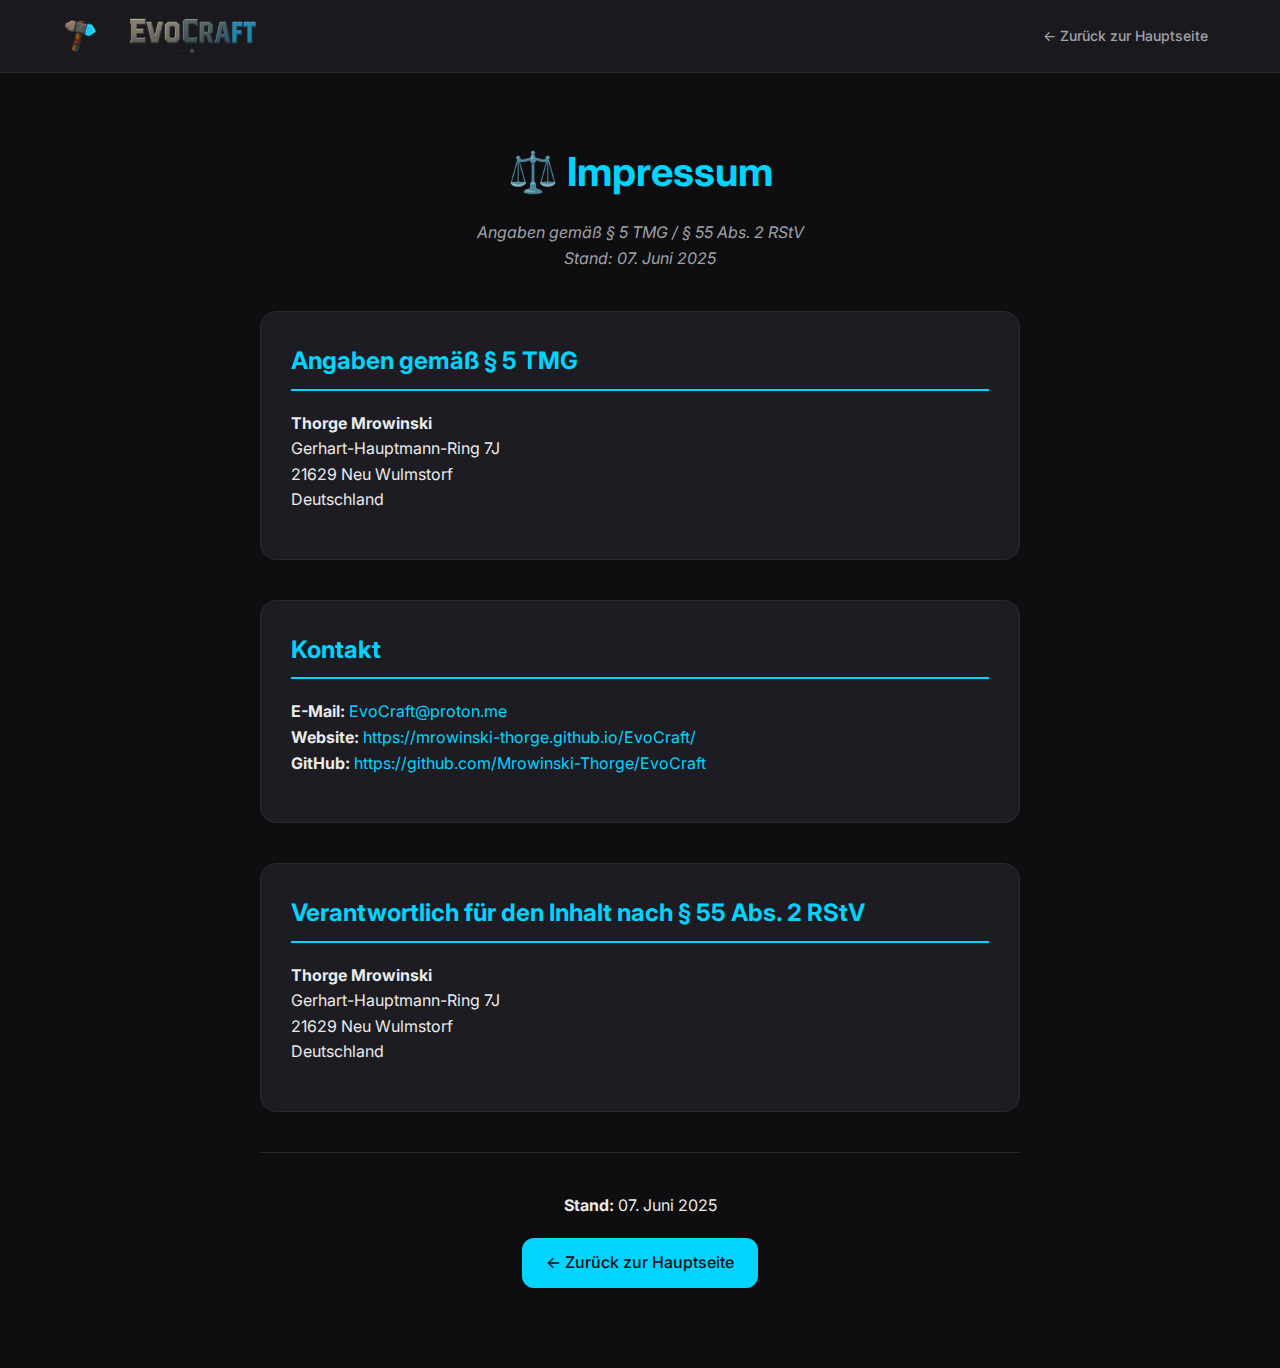
<file: website/sites/imprint.html>
<!DOCTYPE html>
<html lang="de">
<head>
    <meta charset="UTF-8">
    <meta name="viewport" content="width=device-width, initial-scale=1.0">
    <title>Impressum - EvoCraft</title>
    <link rel="stylesheet" href="../website.css">
    <link href="https://fonts.googleapis.com/css2?family=Inter:wght@300;400;500;600;700&display=swap" rel="stylesheet">
    <link rel="icon" href="../assets/icons/logo.png">
</head>
<body>
    <header class="header">
        <nav class="nav">
            <div class="nav-logo">
                <div class="logo-container">
                    <span class="logo"></span>
                </div>
                <span class="logo-text"></span>
            </div>
            <ul class="nav-menu">
                <li><a href="../../index.html" class="nav-link">← Zurück zur Hauptseite</a></li>
            </ul>
        </nav>
    </header>

    <main style="padding-top: 100px; min-height: 100vh; background: var(--bg-primary);">
        <div class="container">
            <section style="max-width: 800px; margin: 0 auto; padding: 40px 20px;">
                <h1 style="font-size: clamp(2rem, 5vw, 2.5rem); margin-bottom: 16px; text-align: center; color: var(--accent-primary);">⚖️ Impressum</h1>
                <p style="text-align: center; color: var(--text-secondary); margin-bottom: 40px; font-style: italic;">Angaben gemäß § 5 TMG / § 55 Abs. 2 RStV<br>Stand: 07. Juni 2025</p>

                <div style="margin-bottom: 40px; background: var(--bg-secondary); padding: 30px; border-radius: var(--radius-xl); border: 1px solid var(--border-color);">
                    <h2 style="color: var(--accent-primary); font-size: clamp(1.2rem, 3vw, 1.5rem); margin-bottom: 20px; border-bottom: 2px solid var(--accent-primary); padding-bottom: 8px;">Angaben gemäß § 5 TMG</h2>
                    <p style="color: var(--text-primary); line-height: 1.6; margin: 16px 0;">
                        <strong>Thorge Mrowinski</strong><br>
                        Gerhart-Hauptmann-Ring 7J<br>
                        21629 Neu Wulmstorf<br>
                        Deutschland
                    </p>
                </div>

                <div style="margin-bottom: 40px; background: var(--bg-secondary); padding: 30px; border-radius: var(--radius-xl); border: 1px solid var(--border-color);">
                    <h2 style="color: var(--accent-primary); font-size: clamp(1.2rem, 3vw, 1.5rem); margin-bottom: 20px; border-bottom: 2px solid var(--accent-primary); padding-bottom: 8px;">Kontakt</h2>
                    <p style="color: var(--text-primary); line-height: 1.6; margin: 16px 0;">
                        <strong>E-Mail:</strong> <a href="mailto:EvoCrafty@proton.me" style="color: var(--accent-primary); text-decoration: none;">EvoCraft@proton.me</a><br>
                        <strong>Website:</strong> <a href="https://mrowinski-thorge.github.io/EvoCraft/" target="_blank" style="color: var(--accent-primary); text-decoration: none;">https://mrowinski-thorge.github.io/EvoCraft/</a><br>
                        <strong>GitHub:</strong> <a href="https://github.com/Mrowinski-Thorge/EvoCraft" target="_blank" style="color: var(--accent-primary); text-decoration: none;">https://github.com/Mrowinski-Thorge/EvoCraft</a>
                    </p>
                </div>

                <div style="margin-bottom: 40px; background: var(--bg-secondary); padding: 30px; border-radius: var(--radius-xl); border: 1px solid var(--border-color);">
                    <h2 style="color: var(--accent-primary); font-size: clamp(1.2rem, 3vw, 1.5rem); margin-bottom: 20px; border-bottom: 2px solid var(--accent-primary); padding-bottom: 8px;">Verantwortlich für den Inhalt nach § 55 Abs. 2 RStV</h2>
                    <p style="color: var(--text-primary); line-height: 1.6; margin: 16px 0;">
                        <strong>Thorge Mrowinski</strong><br>
                        Gerhart-Hauptmann-Ring 7J<br>
                        21629 Neu Wulmstorf<br>
                        Deutschland
                    </p>
                </div>

                <div style="text-align: center; padding: 40px 0; border-top: 1px solid var(--border-color); margin-top: 40px;">
                    <p><strong>Stand:</strong> 07. Juni 2025</p>
                    <p><a href="../../index.html" style="display: inline-flex; align-items: center; background: var(--accent-primary); color: var(--bg-primary); padding: 12px 24px; border-radius: var(--radius-lg); text-decoration: none; margin-top: 20px; font-weight: 500;">← Zurück zur Hauptseite</a></p>
                </div>
            </section>
        </div>
    </main>

    <script src="../website.js"></script>
</body>
</html>
</file>
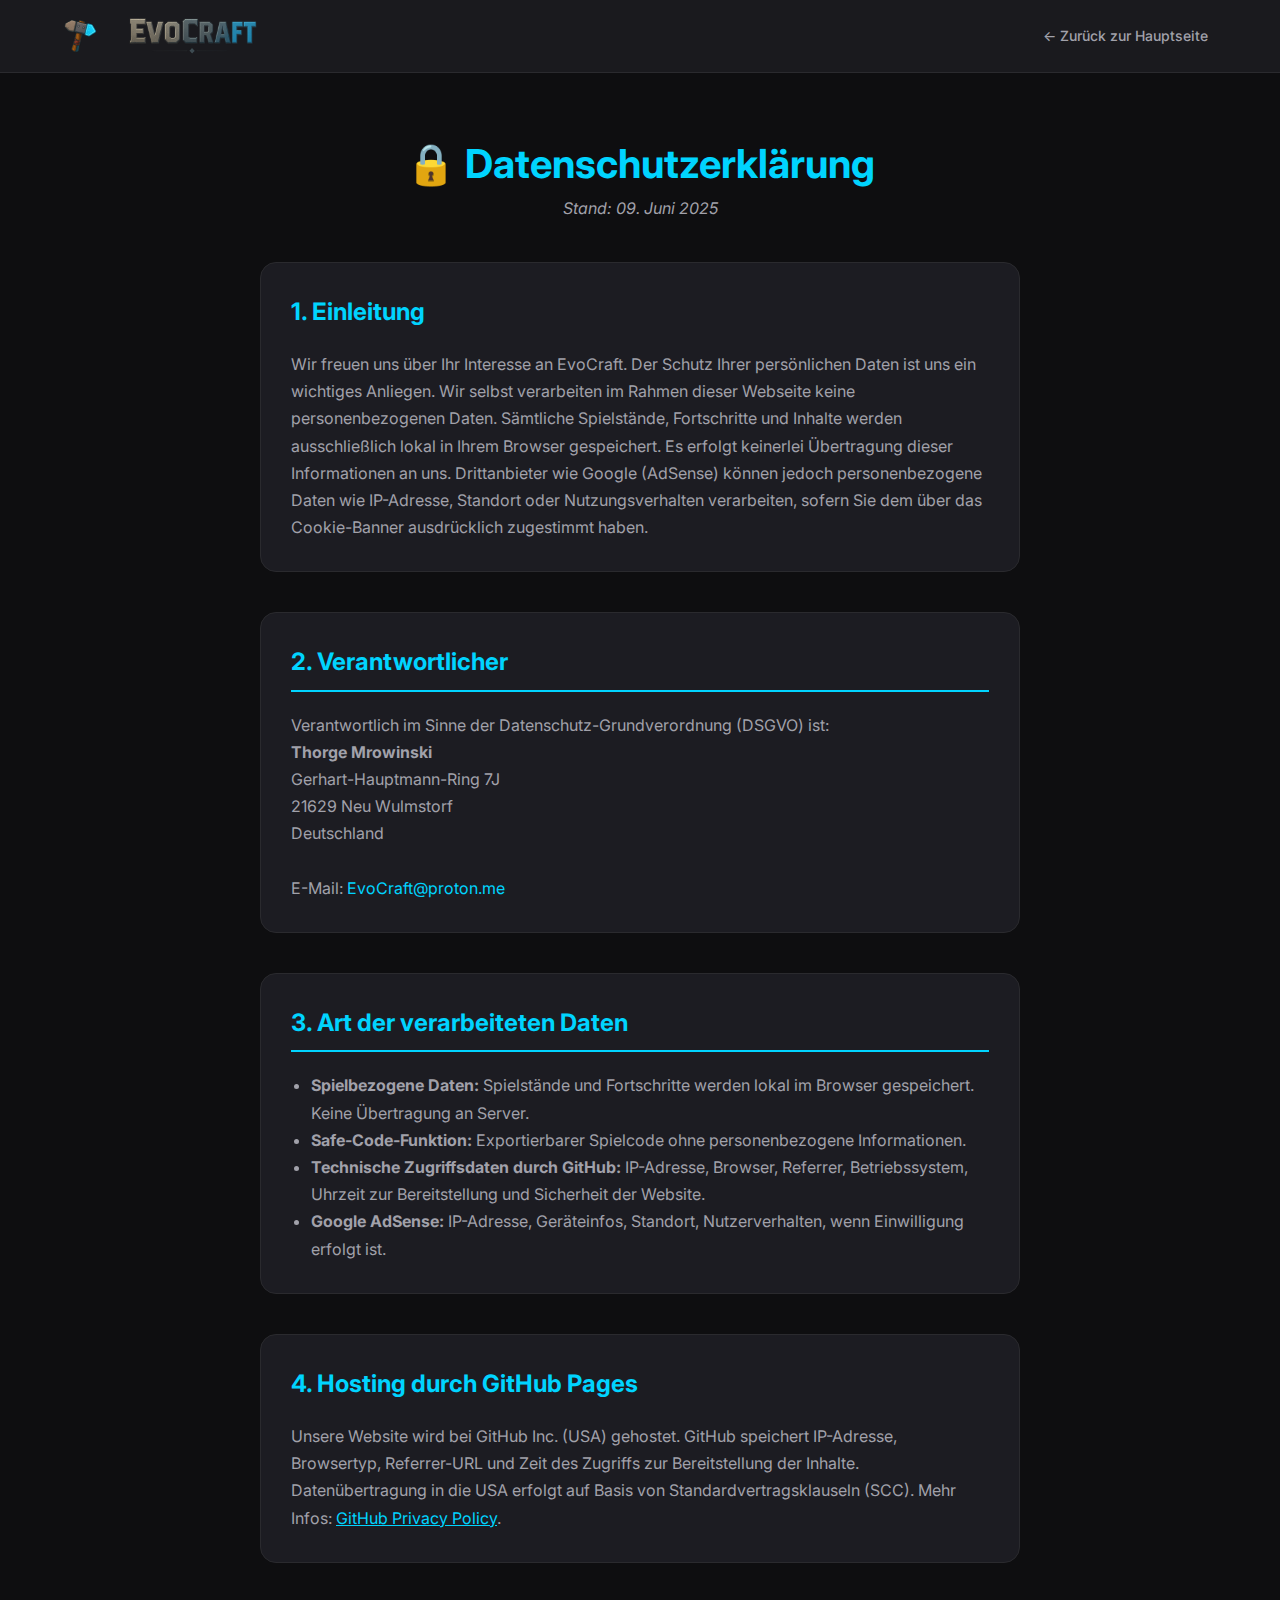
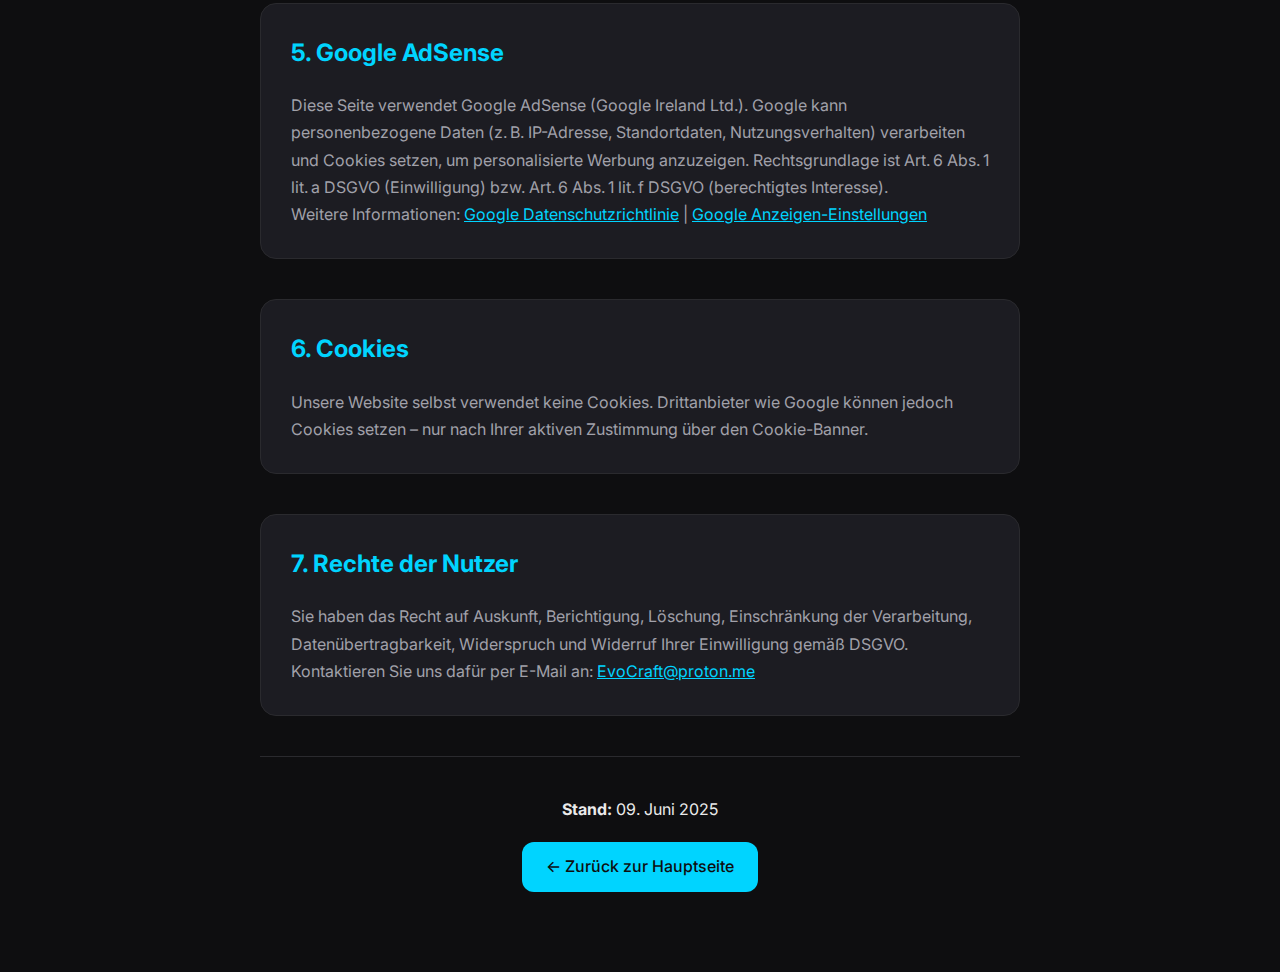
<file: website/sites/privacy.html>
<!DOCTYPE html><html lang="de">
<head>
    <meta charset="UTF-8">
    <meta name="viewport" content="width=device-width, initial-scale=1.0">
    <title>Datenschutzerklärung - EvoCraft</title>
    <link rel="stylesheet" href="../website.css">
    <link href="https://fonts.googleapis.com/css2?family=Inter:wght@300;400;500;600;700&display=swap" rel="stylesheet">
    <link rel="icon" href="../assets/icons/logo.png">
</head>
<body>
    <header class="header">
        <nav class="nav">
            <div class="nav-logo">
                <div class="logo-container">
                    <span class="logo"></span>
                </div>
                <span class="logo-text"></span>
            </div>
            <ul class="nav-menu">
                <li><a href="../../index.html" class="nav-link">← Zurück zur Hauptseite</a></li>
            </ul>
        </nav>
    </header><main style="padding-top: 100px; min-height: 100vh; background: var(--bg-primary);">
    <div class="container">
        <section style="max-width: 800px; margin: 0 auto; padding: 40px 20px;">
            <h1 style="font-size: clamp(1.8rem, 4vw, 2.5rem); margin-bottom: 8px; text-align: center; color: var(--accent-primary); line-height: 1.2;">🔒 Datenschutzerklärung</h1>
            <p style="text-align: center; color: var(--text-secondary); margin-bottom: 40px; font-style: italic;">Stand: 09. Juni 2025</p>

            <div style="margin-bottom: 40px; background: var(--bg-secondary); padding: 30px; border-radius: var(--radius-xl); border: 1px solid var(--border-color);">
                <h2 style="color: var(--accent-primary); font-size: clamp(1.2rem, 3vw, 1.5rem); margin-bottom: 20px;">1. Einleitung</h2>
                <p style="color: var(--text-secondary); line-height: 1.7;">
                    Wir freuen uns über Ihr Interesse an EvoCraft. Der Schutz Ihrer persönlichen Daten ist uns ein wichtiges Anliegen.
                    Wir selbst verarbeiten im Rahmen dieser Webseite keine personenbezogenen Daten. Sämtliche Spielstände, Fortschritte und Inhalte werden ausschließlich lokal in Ihrem Browser gespeichert. Es erfolgt keinerlei Übertragung dieser Informationen an uns.
                    Drittanbieter wie Google (AdSense) können jedoch personenbezogene Daten wie IP-Adresse, Standort oder Nutzungsverhalten verarbeiten, sofern Sie dem über das Cookie-Banner ausdrücklich zugestimmt haben.
                </p>
            </div>

            <div style="margin-bottom: 40px; background: var(--bg-secondary); padding: 30px; border-radius: var(--radius-xl); border: 1px solid var(--border-color);">
                <h2 style="color: var(--accent-primary); font-size: clamp(1.2rem, 3vw, 1.5rem); margin-bottom: 20px; border-bottom: 2px solid var(--accent-primary); padding-bottom: 8px;">2. Verantwortlicher</h2>
                <p style="color: var(--text-secondary); line-height: 1.7;">
                    Verantwortlich im Sinne der Datenschutz-Grundverordnung (DSGVO) ist:<br>
                    <strong>Thorge Mrowinski</strong><br>
                    Gerhart-Hauptmann-Ring 7J<br>
                    21629 Neu Wulmstorf<br>
                    Deutschland<br><br>
                    E-Mail: <a href="mailto:EvoCrafty@proton.me" style="color: var(--accent-primary); text-decoration: none;">EvoCraft@proton.me</a>
                </p>
            </div>

            <div style="margin-bottom: 40px; background: var(--bg-secondary); padding: 30px; border-radius: var(--radius-xl); border: 1px solid var(--border-color);">
                <h2 style="color: var(--accent-primary); font-size: clamp(1.2rem, 3vw, 1.5rem); margin-bottom: 20px; border-bottom: 2px solid var(--accent-primary); padding-bottom: 8px;">3. Art der verarbeiteten Daten</h2>
                <ul style="color: var(--text-secondary); line-height: 1.7; margin-left: 20px;">
                    <li><strong>Spielbezogene Daten:</strong> Spielstände und Fortschritte werden lokal im Browser gespeichert. Keine Übertragung an Server.</li>
                    <li><strong>Safe-Code-Funktion:</strong> Exportierbarer Spielcode ohne personenbezogene Informationen.</li>
                    <li><strong>Technische Zugriffsdaten durch GitHub:</strong> IP-Adresse, Browser, Referrer, Betriebssystem, Uhrzeit zur Bereitstellung und Sicherheit der Website.</li>
                    <li><strong>Google AdSense:</strong> IP-Adresse, Geräteinfos, Standort, Nutzerverhalten, wenn Einwilligung erfolgt ist.</li>
                </ul>
            </div>

            <div style="margin-bottom: 40px; background: var(--bg-secondary); padding: 30px; border-radius: var(--radius-xl); border: 1px solid var(--border-color);">
                <h2 style="color: var(--accent-primary); font-size: clamp(1.2rem, 3vw, 1.5rem); margin-bottom: 20px;">4. Hosting durch GitHub Pages</h2>
                <p style="color: var(--text-secondary); line-height: 1.7;">
                    Unsere Website wird bei GitHub Inc. (USA) gehostet. GitHub speichert IP-Adresse, Browsertyp, Referrer-URL und Zeit des Zugriffs zur Bereitstellung der Inhalte. Datenübertragung in die USA erfolgt auf Basis von Standardvertragsklauseln (SCC). Mehr Infos: <a href="https://docs.github.com/en/github/site-policy/github-privacy-statement" style="color: var(--accent-primary);" target="_blank">GitHub Privacy Policy</a>.
                </p>
            </div>

            <div style="margin-bottom: 40px; background: var(--bg-secondary); padding: 30px; border-radius: var(--radius-xl); border: 1px solid var(--border-color);">
                <h2 style="color: var(--accent-primary); font-size: clamp(1.2rem, 3vw, 1.5rem); margin-bottom: 20px;">5. Google AdSense</h2>
                <p style="color: var(--text-secondary); line-height: 1.7;">
                    Diese Seite verwendet Google AdSense (Google Ireland Ltd.). Google kann personenbezogene Daten (z. B. IP-Adresse, Standortdaten, Nutzungsverhalten) verarbeiten und Cookies setzen, um personalisierte Werbung anzuzeigen. Rechtsgrundlage ist Art. 6 Abs. 1 lit. a DSGVO (Einwilligung) bzw. Art. 6 Abs. 1 lit. f DSGVO (berechtigtes Interesse).
                    <br>Weitere Informationen: <a href="https://policies.google.com/privacy" style="color: var(--accent-primary);" target="_blank">Google Datenschutzrichtlinie</a> | <a href="https://adssettings.google.com/authenticated" style="color: var(--accent-primary);" target="_blank">Google Anzeigen-Einstellungen</a>
                </p>
            </div>

            <div style="margin-bottom: 40px; background: var(--bg-secondary); padding: 30px; border-radius: var(--radius-xl); border: 1px solid var(--border-color);">
                <h2 style="color: var(--accent-primary); font-size: clamp(1.2rem, 3vw, 1.5rem); margin-bottom: 20px;">6. Cookies</h2>
                <p style="color: var(--text-secondary); line-height: 1.7;">Unsere Website selbst verwendet keine Cookies. Drittanbieter wie Google können jedoch Cookies setzen – nur nach Ihrer aktiven Zustimmung über den Cookie-Banner.</p>
            </div>

            <div style="margin-bottom: 40px; background: var(--bg-secondary); padding: 30px; border-radius: var(--radius-xl); border: 1px solid var(--border-color);">
                <h2 style="color: var(--accent-primary); font-size: clamp(1.2rem, 3vw, 1.5rem); margin-bottom: 20px;">7. Rechte der Nutzer</h2>
                <p style="color: var(--text-secondary); line-height: 1.7;">
                    Sie haben das Recht auf Auskunft, Berichtigung, Löschung, Einschränkung der Verarbeitung, Datenübertragbarkeit, Widerspruch und Widerruf Ihrer Einwilligung gemäß DSGVO. Kontaktieren Sie uns dafür per E-Mail an: <a href="mailto:EvoCrafty@proton.me" style="color: var(--accent-primary);">EvoCraft@proton.me</a>
                </p>
            </div>

            <div style="text-align: center; padding: 40px 0; border-top: 1px solid var(--border-color); margin-top: 40px;">
                <p><strong>Stand:</strong> 09. Juni 2025</p>
                <p><a href="../../index.html" style="display: inline-flex; align-items: center; background: var(--accent-primary); color: var(--bg-primary); padding: 12px 24px; border-radius: var(--radius-lg); text-decoration: none; margin-top: 20px; font-weight: 500;">← Zurück zur Hauptseite</a></p>
            </div>
        </section>
    </div>
</main>

<script src="../website.js"></script>

</body>
</html>
</file>
<file: styles/main.css>
/* EvoCraft Main Style- Professionelle Dark Mode Version */
* {
    margin: 0;
    padding: 0;
    box-sizing: border-box;
}

html, body {
    /* VERHINDERT HORIZONTALES SCROLLEN KOMPLETT */
    max-width: 100vw;
    overflow-x: hidden;
    position: relative;
}

:root {
    /* Neue Evocraft Dark Mode Farbpalette */
    --bg-primary: #0E0E10;           /* Haupthintergrund */
    --bg-secondary: #1C1C22;         /* Karten/Sektionen */
    --bg-hover: #2F2F37;             /* Hover-Zustände */
    --accent-primary: #00D47A;       /* Crafting-Grün */
    --accent-secondary: #579AFF;     /* Neon-Blau */
    --accent-warning: #FF9F1C;       /* Gold-Orange */
    --accent-rare: #A259FF;          /* Lila für Seltenes */
    --text-primary: #EAEAEA;         /* Haupttext */
    --text-secondary: #A1A1AA;       /* Sekundärtext */
    --border-color: #2A2A2E;         /* Rahmen */
    
    /* Navigation Background - neue Farbe die sich von der Website abhebt */
    --nav-bg: #1A1A1E;              /* Dunkler als bg-primary aber sichtbar unterschiedlich */
    
    --font-family: 'Inter', -apple-system, BlinkMacSystemFont, 'Segoe UI', Roboto, sans-serif;
    --font-weight-light: 300;
    --font-weight-normal: 400;
    --font-weight-medium: 500;
    --font-weight-semibold: 600;
    --font-weight-bold: 700;
    
    --shadow-sm: 0 1px 2px 0 rgba(0, 0, 0, 0.25);
    --shadow-md: 0 4px 6px -1px rgba(0, 0, 0, 0.3), 0 2px 4px -1px rgba(0, 0, 0, 0.2);
    --shadow-lg: 0 10px 15px -3px rgba(0, 0, 0, 0.4), 0 4px 6px -2px rgba(0, 0, 0, 0.25);
    --shadow-xl: 0 20px 25px -5px rgba(0, 0, 0, 0.5), 0 10px 10px -5px rgba(0, 0, 0, 0.3);
    --shadow-glow: 0 0 20px rgba(0, 212, 122, 0.3);
    
    --radius-sm: 4px;
    --radius-md: 8px;
    --radius-lg: 12px;
    --radius-xl: 16px;
    
    --transition-fast: 0.15s ease-out;
    --transition-normal: 0.3s ease-out;
    --transition-slow: 0.5s ease-out;
}

body {
    font-family: var(--font-family);
    font-weight: var(--font-weight-normal);
    line-height: 1.6;
    color: var(--text-primary);
    background: var(--bg-primary);
    /* DOPPELTER SCHUTZ GEGEN HORIZONTALES SCROLLEN */
    overflow-x: hidden;
    min-width: 320px; /* Minimum mobile width */
    width: 100%;
}

/* CONTAINER MIT STRIKTER BREITEN-KONTROLLE */
.container {
    max-width: 1200px;
    margin: 0 auto;
    padding: 0 20px;
    width: 100%;
    box-sizing: border-box;
    /* VERHINDERT ÜBERLAUF */
    overflow-x: hidden;
}

/* Header & Navigation - MOBILE-MENU FIXED */
.header {
    position: fixed;
    top: 0;
    left: 0;
    width: 100vw; /* Volle Viewport-Breite */
    background: var(--nav-bg) !important;
    border-bottom: 1px solid var(--border-color);
    z-index: 1000;
    transition: var(--transition-normal);
    backdrop-filter: blur(10px);
    box-sizing: border-box;
    /* VERHINDERT ÜBERLAUF */
    overflow: hidden;
}

.nav {
    display: flex;
    align-items: center;
    justify-content: space-between;
    padding: 16px 20px;
    max-width: 1200px;
    margin: 0 auto;
    width: 100%;
    height: 72px; /* Feste Höhe */
    box-sizing: border-box;
    /* VERHINDERT ÜBERLAUF */
    overflow: hidden;
}

.nav-logo {
    display: flex;
    align-items: center;
    gap: 12px;
    flex-shrink: 0;
    min-width: 0; /* Wichtig für Flexbox */
    max-width: 50%; /* Verhindert Überlauf */
    overflow: hidden;
}

.logo-container {
    position: relative;
    display: flex;
    align-items: center;
    justify-content: center;
    width: 40px;
    height: 40px;
    flex-shrink: 0;
}

.logo {
    font-size: 24px;
    z-index: 2;
}

.dna-helix {
    position: absolute;
    width: 20px;
    height: 20px;
    border: 2px solid var(--accent-primary);
    border-radius: 50%;
    animation: rotate 3s linear infinite;
    opacity: 0.6;
}

.dna-helix::before {
    content: '';
    position: absolute;
    top: 50%;
    left: 50%;
    width: 10px;
    height: 10px;
    background: var(--accent-secondary);
    border-radius: 50%;
    transform: translate(-50%, -50%);
    animation: pulse 1.5s ease-in-out infinite;
}

@keyframes rotate {
    from { transform: rotate(0deg); }
    to { transform: rotate(360deg); }
}

@keyframes pulse {
    0%, 100% { transform: scale(1); opacity: 1; }
    50% { transform: scale(1.2); opacity: 0.7; }
}

.logo-text {
    font-size: 20px;
    font-weight: var(--font-weight-bold);
    color: var(--accent-primary);
    white-space: nowrap;
    overflow: hidden;
    text-overflow: ellipsis;
    max-width: 150px; /* Verhindert Überlauf */
}

.nav-menu {
    display: flex;
    list-style: none;
    gap: 32px;
    margin: 0;
    padding: 0;
    flex-shrink: 1; /* Erlaubt Schrumpfen wenn nötig */
    max-width: 50%; /* Verhindert Überlauf */
    overflow: hidden;
}

.nav-link {
    text-decoration: none;
    color: var(--text-secondary);
    font-weight: var(--font-weight-medium);
    transition: var(--transition-fast);
    position: relative;
    padding: 8px 16px;
    border-radius: var(--radius-md);
    white-space: nowrap;
    flex-shrink: 1;
}

/* VERBESSERTE ACTIVE-MARKIERUNG - WIE FRÜHER */
.nav-link:hover {
    color: var(--accent-primary);
    background: linear-gradient(135deg, rgba(0, 212, 122, 0.1), rgba(87, 154, 255, 0.1));
    box-shadow: var(--shadow-glow);
}

.nav-link.active {
    color: var(--accent-primary) !important;
    background: linear-gradient(135deg, rgba(0, 212, 122, 0.15), rgba(87, 154, 255, 0.15)) !important;
    box-shadow: 0 0 25px rgba(0, 212, 122, 0.4) !important;
    border: 1px solid rgba(0, 212, 122, 0.3);
}

/* MOBILE TOGGLE BUTTON - VERBESSERT */
.nav-toggle {
    display: none;
    flex-direction: column;
    cursor: pointer;
    gap: 4px;
    padding: 8px;
    border-radius: 4px;
    background: transparent;
    border: none;
    flex-shrink: 0;
    z-index: 1002; /* Höher als Menu */
    width: 40px;
    height: 40px;
    justify-content: center;
    align-items: center;
    /* BESSERE TOUCH-AREA */
    -webkit-tap-highlight-color: transparent;
    touch-action: manipulation;
}

.nav-toggle span {
    width: 24px;
    height: 3px;
    background: var(--accent-primary);
    border-radius: 2px;
    transition: var(--transition-fast);
    display: block;
}

/* TOGGLE ANIMATION */
.nav-toggle.active span:nth-child(1) {
    transform: rotate(45deg) translate(5px, 5px);
}

.nav-toggle.active span:nth-child(2) {
    opacity: 0;
}

.nav-toggle.active span:nth-child(3) {
    transform: rotate(-45deg) translate(7px, -6px);
}

/* Hero Section mit hellerem Bild */
.hero {
    position: relative;
    min-height: 100vh;
    display: flex;
    align-items: center;
    justify-content: center;
    text-align: center;
    overflow: hidden;
    width: 100%;
}

.hero-background-image {
    position: absolute;
    top: 0;
    left: 0;
    width: 100%;
    height: 100%;
    object-fit: cover;
    z-index: 1;
    opacity: 1;
    object-position: center center;
}

.hero-overlay {
    display: none;
}

.hero-overlay::after {
    display: none;
}

.hero-content {
    position: relative;
    z-index: 10;
    max-width: 800px;
    padding: 0 20px;
    transform: translateY(-15vh); /* Text bleibt oben */
    width: 100%;
    box-sizing: border-box;
}

.hero-title {
    font-size: clamp(3rem, 8vw, 5rem);
    font-weight: var(--font-weight-bold);
    color: var(--text-primary);
    margin-bottom: 24px;
    line-height: 1.1;
    text-shadow: 0 4px 20px rgba(0, 0, 0, 0.8);
    word-wrap: break-word;
}

.title-line {
    display: block;
    opacity: 0;
    transform: translateY(30px);
    animation: fadeInUp 1s ease-out forwards;
}

.title-line:nth-child(2) {
    animation-delay: 0.3s;
}

@keyframes fadeInUp {
    to {
        opacity: 1;
        transform: translateY(0);
    }
}

/* Neue Einblende-Animationen */
@keyframes slideInLeft {
    from {
        opacity: 0;
        transform: translateX(-50px);
    }
    to {
        opacity: 1;
        transform: translateX(0);
    }
}

@keyframes slideInRight {
    from {
        opacity: 0;
        transform: translateX(50px);
    }
    to {
        opacity: 1;
        transform: translateX(0);
    }
}

@keyframes scaleIn {
    from {
        opacity: 0;
        transform: scale(0.8);
    }
    to {
        opacity: 1;
        transform: scale(1);
    }
}

@keyframes slideInBottom {
    from {
        opacity: 0;
        transform: translateY(50px);
    }
    to {
        opacity: 1;
        transform: translateY(0);
    }
}

.hero-subtitle {
    font-size: 1.25rem;
    color: var(--text-secondary);
    margin-bottom: 40px;
    opacity: 0;
    animation: fadeInUp 1s ease-out 0.6s forwards;
    max-width: 600px;
    margin-left: auto;
    margin-right: auto;
    text-shadow: 0 2px 10px rgba(0, 0, 0, 0.8);
    word-wrap: break-word;
}

.cta-button {
    display: inline-flex;
    align-items: center;
    gap: 12px;
    background: var(--accent-primary);
    color: var(--bg-primary);
    border: none;
    padding: 16px 32px;
    font-size: 1.1rem;
    font-weight: var(--font-weight-semibold);
    border-radius: var(--radius-lg);
    cursor: pointer;
    transition: var(--transition-normal);
    box-shadow: var(--shadow-lg);
    opacity: 0;
    animation: fadeInUp 1s ease-out 0.9s forwards;
    position: relative;
    overflow: hidden;
    transform: translateY(10vh); /* Button nach unten verschoben */
}

.cta-button:hover {
    background: linear-gradient(135deg, var(--accent-primary), var(--accent-secondary));
    transform: translateY(10vh) translateY(-2px); /* Hover-Effekt angepasst */
    box-shadow: var(--shadow-xl), var(--shadow-glow);
}

.arrow-icon {
    transition: var(--transition-fast);
}

.cta-button:hover .arrow-icon {
    transform: translateX(4px);
}

.contact-link, .step-number {
    background: var(--accent-primary);
    transition: var(--transition-normal);
    position: relative;
    overflow: hidden;
}

.contact-link:hover, .step-number:hover {
    background: linear-gradient(135deg, var(--accent-primary), var(--accent-secondary));
    transform: translateY(-2px);
    box-shadow: var(--shadow-glow);
}

/* Scroll-Animation System - WIEDERHOLBARE ANIMATIONEN */
.animate-on-scroll {
    opacity: 0;
    transform: translateY(30px);
    transition: all 0.4s ease-out;
}

.animate-on-scroll.visible {
    opacity: 1;
    transform: translateY(0);
}

.animate-on-scroll[data-animation="slideInLeft"].visible {
    transform: translateX(0);
}

.animate-on-scroll[data-animation="slideInLeft"] {
    transform: translateX(-50px);
}

.animate-on-scroll[data-animation="slideInRight"].visible {
    transform: translateX(0);
}

.animate-on-scroll[data-animation="slideInRight"] {
    transform: translateX(50px);
}

.animate-on-scroll[data-animation="scaleIn"].visible {
    transform: scale(1);
}

.animate-on-scroll[data-animation="scaleIn"] {
    transform: scale(0.8);
}

.animate-on-scroll[data-animation="slideInBottom"].visible {
    transform: translateY(0);
}

.animate-on-scroll[data-animation="slideInBottom"] {
    transform: translateY(50px);
}

/* Sektions mit Überlauf-Schutz */
.features, .how-it-works, .faq, .contact {
    padding: 100px 0;
    width: 100%;
    overflow-x: hidden;
}

.features {
    background: var(--bg-secondary);
}

.how-it-works {
    background: var(--bg-primary);
}

.faq {
    background: var(--bg-secondary);
}

.contact {
    background: var(--bg-primary);
    text-align: center;
}

.section-title {
    font-size: 2.5rem;
    font-weight: var(--font-weight-bold);
    text-align: center;
    margin-bottom: 60px;
    color: var(--text-primary);
    text-shadow: 0 2px 10px rgba(0, 0, 0, 0.3);
    word-wrap: break-word;
}

/* Feature Cards mit Überlauf-Schutz */
.features-grid {
    display: grid;
    grid-template-columns: repeat(auto-fit, minmax(280px, 1fr));
    gap: 40px;
    width: 100%;
}

.feature-card {
    background: var(--bg-primary);
    padding: 40px 30px;
    border-radius: var(--radius-xl);
    text-align: center;
    box-shadow: var(--shadow-md);
    transition: var(--transition-normal);
    border: 1px solid var(--border-color);
    word-wrap: break-word;
    overflow-wrap: break-word;
}

.feature-card:hover {
    transform: translateY(-8px);
    box-shadow: var(--shadow-xl);
    border-color: var(--accent-primary);
    background: linear-gradient(135deg, var(--bg-primary), var(--bg-hover));
}

.feature-icon {
    font-size: 3rem;
    margin-bottom: 20px;
    filter: drop-shadow(0 0 10px rgba(0, 212, 122, 0.3));
}

.feature-card h3 {
    font-size: 1.5rem;
    font-weight: var(--font-weight-semibold);
    margin-bottom: 16px;
    color: var(--text-primary);
    word-wrap: break-word;
}

.feature-card p {
    color: var(--text-secondary);
    line-height: 1.7;
    word-wrap: break-word;
}

/* Steps mit Überlauf-Schutz */
.steps {
    display: grid;
    grid-template-columns: repeat(auto-fit, minmax(220px, 1fr));
    gap: 60px;
    margin-top: 60px;
    width: 100%;
}

.step {
    text-align: center;
    word-wrap: break-word;
}

.step-number {
    width: 60px;
    height: 60px;
    color: var(--bg-primary);
    border-radius: 50%;
    display: flex;
    align-items: center;
    justify-content: center;
    font-size: 1.5rem;
    font-weight: var(--font-weight-bold);
    margin: 0 auto 24px;
    box-shadow: var(--shadow-lg);
}

.step h3 {
    font-size: 1.25rem;
    font-weight: var(--font-weight-semibold);
    margin-bottom: 12px;
    color: var(--text-primary);
    word-wrap: break-word;
}

.step p {
    color: var(--text-secondary);
    word-wrap: break-word;
}

/* FAQ mit Überlauf-Schutz */
.faq-grid {
    display: grid;
    grid-template-columns: repeat(auto-fit, minmax(320px, 1fr));
    gap: 30px;
    margin-top: 60px;
    width: 100%;
}

.faq-item {
    background: var(--bg-primary);
    padding: 30px 25px;
    border-radius: var(--radius-xl);
    text-align: left;
    transition: var(--transition-normal);
    border: 1px solid var(--border-color);
    word-wrap: break-word;
    overflow-wrap: break-word;
}

.faq-item:hover {
    transform: translateY(-8px);
    box-shadow: var(--shadow-xl);
    border-color: var(--accent-primary);
    background: linear-gradient(135deg, var(--bg-primary), var(--bg-hover));
}

.faq-item h3 {
    font-size: 1.3rem;
    font-weight: var(--font-weight-semibold);
    margin-bottom: 12px;
    color: var(--text-primary);
    word-wrap: break-word;
}

.faq-item p {
    color: var(--text-secondary);
    line-height: 1.6;
    word-wrap: break-word;
}

/* Contact */
.contact-content p {
    font-size: 1.2rem;
    color: var(--text-secondary);
    margin-bottom: 40px;
    word-wrap: break-word;
}

.contact-links {
    display: flex;
    justify-content: center;
    gap: 24px;
    flex-wrap: wrap;
    width: 100%;
}

.contact-link {
    display: inline-flex;
    align-items: center;
    gap: 8px;
    color: var(--bg-primary);
    text-decoration: none;
    padding: 12px 24px;
    border-radius: var(--radius-lg);
    font-weight: var(--font-weight-medium);
    box-shadow: var(--shadow-md);
    white-space: nowrap;
}

/* Footer OHNE Animationen */
.footer {
    background: var(--bg-secondary);
    color: var(--text-primary);
    padding: 60px 0 20px;
    border-top: 1px solid var(--border-color);
    width: 100%;
    overflow-x: hidden;
}

.footer-content {
    display: grid;
    grid-template-columns: 1fr 2fr;
    gap: 60px;
    margin-bottom: 40px;
    width: 100%;
}

.footer-brand .footer-logo {
    font-size: 2rem;
    margin-bottom: 16px;
    display: block;
    filter: drop-shadow(0 0 10px rgba(0, 212, 122, 0.3));
}

.footer-brand p {
    color: var(--text-secondary);
    word-wrap: break-word;
}

.footer-links {
    display: grid;
    grid-template-columns: repeat(3, 1fr);
    gap: 40px;
    width: 100%;
}

.footer-group h4 {
    font-weight: var(--font-weight-semibold);
    margin-bottom: 16px;
    color: var(--accent-primary);
    word-wrap: break-word;
}

.footer-group a {
    display: block;
    color: var(--text-secondary);
    text-decoration: none;
    margin-bottom: 8px;
    transition: var(--transition-fast);
    cursor: pointer;
    word-wrap: break-word;
}

.footer-group a:hover {
    color: var(--accent-primary);
    text-shadow: 0 0 10px rgba(0, 212, 122, 0.5);
}

.footer-bottom {
    border-top: 1px solid var(--border-color);
    padding-top: 20px;
    text-align: center;
    color: var(--text-secondary);
    word-wrap: break-word;
}

/* Desktop Hero Verbesserungen - 20% KLEINER UND NACH UNTEN MITTIG */
@media (min-width: 1025px) {
    .hero-background-image {
        object-position: center center;
    }
    
    .hero-content {
        transform: translateY(-5vh); /* Weniger nach oben, mehr mittig */
    }
    
    /* 20% KLEINER ALS VORHER */
    .hero-title {
        font-size: clamp(4rem, 8vw, 6.4rem); /* Von 8rem auf 6.4rem (20% kleiner) */
    }
    
    .hero-subtitle {
        font-size: 1.6rem; /* Von 2rem auf 1.6rem (20% kleiner) */
        max-width: 720px; /* Von 900px auf 720px (20% kleiner) */
    }
    
    .cta-button {
        padding: 20px 38px; /* Von 24px 48px auf 20px 38px (20% kleiner) */
        font-size: 1.3rem; /* Von 1.6rem auf 1.3rem (20% kleiner) */
        gap: 13px; /* Von 16px auf 13px (20% kleiner) */
        transform: translateY(5vh); /* Weniger nach unten */
    }
    
    .cta-button:hover {
        transform: translateY(5vh) translateY(-2px);
    }
    
    .arrow-icon {
        width: 22px; /* Von 28px auf 22px (20% kleiner) */
        height: 22px;
    }
}

/* MOBILE RESPONSIVE - MENU FIX */
@media (max-width: 768px) {
    .container {
        padding: 0 16px;
    }
    
    .header {
        height: 68px;
        width: 100vw;
    }
    
    .nav {
        padding: 12px 16px;
        height: 68px;
        gap: 10px;
    }
    
    /* MOBILE MENU - FUNKTIONIERT JETZT */
    .nav-menu {
        display: none; /* Standardmäßig versteckt */
        position: fixed;
        top: 68px;
        left: 0;
        right: 0;
        background: var(--nav-bg) !important;
        flex-direction: column;
        padding: 20px;
        border-top: 1px solid var(--border-color);
        box-shadow: var(--shadow-lg);
        z-index: 1001;
        width: 100vw;
        box-sizing: border-box;
        max-width: 100vw;
        overflow-x: hidden;
        
        /* ANIMATION */
        opacity: 0;
        transform: translateY(-10px);
        transition: all 0.3s ease-out;
    }
    
    /* MENU AKTIV */
    .nav-menu.active {
        display: flex !important;
        opacity: 1;
        transform: translateY(0);
    }
    
    /* MOBILE NAV LINKS */
    .nav-menu .nav-link {
        padding: 16px 0;
        text-align: center;
        border-bottom: 1px solid var(--border-color);
        border-radius: 0;
        margin-bottom: 8px;
    }
    
    .nav-menu .nav-link:last-child {
        border-bottom: none;
    }
    
    .nav-menu .nav-link.active {
        background: linear-gradient(135deg, rgba(0, 212, 122, 0.2), rgba(87, 154, 255, 0.2)) !important;
        border: 1px solid rgba(0, 212, 122, 0.4);
        border-radius: var(--radius-md);
    }
    
    .nav-toggle {
        display: flex !important; /* Wichtig für Mobile */
    }
    
    .logo-text {
        font-size: 18px;
        max-width: 120px;
    }
    
    .hero-background-image {
        object-position: left center;
    }
    
    .hero-content {
        transform: translateY(-8vh);
        padding: 0 16px;
    }
    
    .cta-button {
        transform: translateY(5vh);
        font-size: 1rem;
        padding: 14px 28px;
    }
    
    .cta-button:hover {
        transform: translateY(5vh) translateY(-2px);
    }
    
    .hero-title {
        font-size: 2.5rem;
    }
    
    .features-grid {
        grid-template-columns: 1fr;
        gap: 30px;
    }
    
    .faq-grid {
        grid-template-columns: 1fr;
        gap: 25px;
    }
    
    .steps {
        grid-template-columns: 1fr;
        gap: 40px;
    }
    
    .footer-content {
        grid-template-columns: 1fr;
        gap: 40px;
    }
    
    .footer-links {
        grid-template-columns: 1fr;
        gap: 20px;
    }
    
    .contact-links {
        flex-direction: column;
        align-items: center;
    }
}

@media (max-width: 480px) {
    .container {
        padding: 0 12px;
    }
    
    .header {
        height: 64px;
        width: 100vw;
    }
    
    .nav {
        padding: 10px 12px;
        height: 64px;
        gap: 8px;
    }
    
    .nav-menu {
        top: 64px; /* Angepasst für kleineren Header */
    }
    
    .logo-text {
        font-size: 16px;
        max-width: 100px;
    }
    
    .nav-toggle {
        padding: 6px;
        width: 36px;
        height: 36px;
    }
    
    .nav-toggle span {
        width: 20px;
        height: 2px;
    }
    
    .section-title {
        font-size: 2rem;
    }
    
    .feature-card, .faq-item {
        padding: 25px 20px;
    }
    
    .hero-content {
        padding: 0 12px;
    }
    
    .features-grid {
        grid-template-columns: 1fr;
        gap: 25px;
    }
    
    .faq-grid {
        grid-template-columns: 1fr;
        gap: 20px;
    }
}

@media (min-width: 769px) and (max-width: 1024px) {
    .hero-background-image {
        object-position: center center;
    }
}
</file>
<file: website/website.css>
/* EvoCraft Main Style- Professionelle Dark Mode Version */
* {
    margin: 0;
    padding: 0;
    box-sizing: border-box;
}

html, body {
    /* VERHINDERT HORIZONTALES SCROLLEN KOMPLETT */
    max-width: 100vw;
    overflow-x: hidden;
    position: relative;
}

/* WEBSITE ROTATION KOMPLETT SPERREN */
@media screen and (max-device-width: 1024px) {
    html:not(.game-html), body:not(.game-body) {
        /* HANDY BLEIBT IMMER IN PORTRAIT - KEINE ROTATION */
        orientation: portrait !important;
        transform: none !important;
        width: 100vw !important;
        height: 100vh !important;
        position: relative !important;
        top: auto !important;
        left: auto !important;
    }
}

:root {
    /* Neue Evocraft Dark Mode Farbpalette - AKTUALISIERT MIT FUTURISTISCHEM BLAU */
    --bg-primary: #0E0E10;           /* Haupthintergrund */
    --bg-secondary: #1C1C22;         /* Karten/Sektionen */
    --bg-hover: #2F2F37;             /* Hover-Zustände */
    --accent-primary: #00D4FF;       /* Futuristisches Hellblau aus Hammer-Logo */
    --accent-secondary: #579AFF;     /* Neon-Blau */
    --accent-warning: #FF9F1C;       /* Gold-Orange */
    --accent-rare: #A259FF;          /* Lila für Seltenes */
    --text-primary: #EAEAEA;         /* Haupttext */
    --text-secondary: #A1A1AA;       /* Sekundärtext */
    --border-color: #2A2A2E;         /* Rahmen */
    
    /* Navigation Background - neue Farbe die sich von der Website abhebt */
    --nav-bg: #1A1A1E;              /* Dunkler als bg-primary aber sichtbar unterschiedlich */
    
    --font-family: 'Inter', -apple-system, BlinkMacSystemFont, 'Segoe UI', Roboto, sans-serif;
    --font-weight-light: 300;
    --font-weight-normal: 400;
    --font-weight-medium: 500;
    --font-weight-semibold: 600;
    --font-weight-bold: 700;
    
    --shadow-sm: 0 1px 2px 0 rgba(0, 0, 0, 0.25);
    --shadow-md: 0 4px 6px -1px rgba(0, 0, 0, 0.3), 0 2px 4px -1px rgba(0, 0, 0, 0.2);
    --shadow-lg: 0 10px 15px -3px rgba(0, 0, 0, 0.4), 0 4px 6px -2px rgba(0, 0, 0, 0.25);
    --shadow-xl: 0 20px 25px -5px rgba(0, 0, 0, 0.5), 0 10px 10px -5px rgba(0, 0, 0, 0.3);
    --shadow-glow: 0 0 20px rgba(0, 212, 255, 0.3);
    
    --radius-sm: 4px;
    --radius-md: 8px;
    --radius-lg: 12px;
    --radius-xl: 16px;
    
    --transition-fast: 0.15s ease-out;
    --transition-normal: 0.3s ease-out;
    --transition-slow: 0.5s ease-out;
}

body {
    font-family: var(--font-family);
    font-weight: var(--font-weight-normal);
    line-height: 1.6;
    color: var(--text-primary);
    background: var(--bg-primary);
    /* DOPPELTER SCHUTZ GEGEN HORIZONTALES SCROLLEN */
    overflow-x: hidden;
    min-width: 320px; /* Minimum mobile width */
    width: 100%;
}

/* CONTAINER MIT STRIKTER BREITEN-KONTROLLE */
.container {
    max-width: 1200px;
    margin: 0 auto;
    padding: 0 20px;
    width: 100%;
    box-sizing: border-box;
    /* VERHINDERT ÜBERLAUF */
    overflow-x: hidden;
}

/* Header & Navigation - MOBILE-MENU FIXED */
.header {
    position: fixed;
    top: 0;
    left: 0;
    width: 100vw; /* Volle Viewport-Breite */
    background: var(--nav-bg) !important;
    border-bottom: 1px solid var(--border-color);
    z-index: 1000;
    transition: var(--transition-normal);
    backdrop-filter: blur(10px);
    box-sizing: border-box;
    /* VERHINDERT ÜBERLAUF */
    overflow: hidden;
}

.nav {
    display: flex;
    align-items: center;
    justify-content: space-between;
    padding: 16px 20px;
    max-width: 1200px;
    margin: 0 auto;
    width: 100%;
    height: 72px; /* Feste Höhe */
    box-sizing: border-box;
    /* VERHINDERT ÜBERLAUF */
    overflow: hidden;
}

.nav-logo {
    display: flex;
    align-items: center;
    gap: 12px;
    flex-shrink: 0;
    min-width: 0; /* Wichtig für Flexbox */
    max-width: 60%; /* WENIGER PLATZ FÜR LOGO */
    overflow: hidden;
}

.logo-container {
    position: relative;
    display: flex;
    align-items: center;
    justify-content: center;
    width: 40px;
    height: 40px;
    flex-shrink: 0;
    transform: translateY(0px); /* HAMMER LOGO NORMAL */
}

.logo {
    width: 40px;
    height: 40px;
    z-index: 2;
    background-image: url('assets/icons/logo.png');
    background-size: contain;
    background-repeat: no-repeat;
    background-position: center;
}

@keyframes rotate {
    from { transform: rotate(0deg); }
    to { transform: rotate(360deg); }
}

@keyframes pulse {
    0%, 100% { transform: scale(1); opacity: 1; }
    50% { transform: scale(1.2); opacity: 0.7; }
}

.logo-text {
    font-size: 20px;
    font-weight: var(--font-weight-bold);
    color: var(--accent-primary);
    white-space: nowrap;
    overflow: hidden;
    text-overflow: ellipsis;
    background-image: url('assets/icons/lettering.png');
    background-size: contain;
    background-repeat: no-repeat;
    background-position: left center;
    text-indent: -9999px; /* Versteckt den Text, zeigt nur das Bild */
    width: 800px; /* RIESIG */
    height: 160px; /* RIESIG */
    transform: translateY(0px); /* SCHRIFTZUG NACH UNTEN FÜR BEIDE VERSIONEN */
}

.nav-menu {
    display: flex;
    list-style: none;
    gap: 24px; /* KLEINER GAP FÜR MEHR PLATZ */
    margin: 0;
    padding: 0;
    flex-shrink: 1; /* Erlaubt Schrumpfen wenn nötig */
    max-width: 50%; /* Verhindert Überlauf */
    overflow: hidden;
    margin-left: -100px; /* NAVIGATION NACH LINKS VERSCHIEBEN */
}

.nav-link {
    text-decoration: none;
    color: var(--text-secondary);
    font-weight: var(--font-weight-medium);
    transition: var(--transition-fast);
    position: relative;
    padding: 8px 12px; /* KLEINERE PADDING */
    border-radius: var(--radius-md);
    white-space: nowrap;
    flex-shrink: 1;
    font-size: 14px; /* KLEINERE SCHRIFT */
}

/* NUR HOVER - KEINE ACTIVE MARKIERUNG */
.nav-link:hover {
    color: var(--accent-primary);
    background: linear-gradient(135deg, rgba(0, 212, 122, 0.1), rgba(0, 212, 255, 0.1));
    box-shadow: var(--shadow-glow);
}

/* ACTIVE MARKIERUNG KOMPLETT ENTFERNT */
.nav-link.active {
    color: var(--text-secondary) !important; /* BLEIBT NORMAL */
    background: none !important; /* KEIN HINTERGRUND */
    box-shadow: none !important; /* KEIN SCHATTEN */
    border: none !important; /* KEIN RAHMEN */
}

/* MOBILE TOGGLE BUTTON - KOMPLETT VERSTECKT */
.nav-toggle {
    display: none !important; /* KOMPLETT WEG */
}

.nav-toggle span {
    display: none !important; /* KOMPLETT WEG */
}

/* Hero Section mit hellerem Bild */
.hero {
    position: relative;
    min-height: 100vh;
    display: flex;
    align-items: center;
    justify-content: center;
    text-align: center;
    overflow: hidden;
    width: 100%;
}

.hero-background-image {
    position: absolute;
    top: 0;
    left: 0;
    width: 100%;
    height: 100%;
    object-fit: cover;
    z-index: 1;
    opacity: 1;
    object-position: center center;
}

.hero-overlay {
    display: none;
}

.hero-overlay::after {
    display: none;
}

.hero-content {
    position: relative;
    z-index: 10;
    max-width: 800px;
    padding: 0 20px;
    transform: translateY(-15vh); /* Text bleibt oben */
    width: 100%;
    box-sizing: border-box;
}

.hero-title {
    font-size: clamp(3rem, 8vw, 5rem);
    font-weight: var(--font-weight-bold);
    color: var(--text-primary);
    margin-bottom: 24px;
    line-height: 1.1;
    text-shadow: 0 4px 20px rgba(0, 0, 0, 0.8);
    word-wrap: break-word;
}

.title-line {
    display: block;
    opacity: 0;
    transform: translateY(30px);
    animation: fadeInUp 1s ease-out forwards;
}

.title-line:nth-child(2) {
    animation-delay: 0.3s;
}

@keyframes fadeInUp {
    to {
        opacity: 1;
        transform: translateY(0);
    }
}

/* Neue Einblende-Animationen */
@keyframes slideInLeft {
    from {
        opacity: 0;
        transform: translateX(-50px);
    }
    to {
        opacity: 1;
        transform: translateX(0);
    }
}

@keyframes slideInRight {
    from {
        opacity: 0;
        transform: translateX(50px);
    }
    to {
        opacity: 1;
        transform: translateX(0);
    }
}

@keyframes scaleIn {
    from {
        opacity: 0;
        transform: scale(0.8);
    }
    to {
        opacity: 1;
        transform: scale(1);
    }
}

@keyframes slideInBottom {
    from {
        opacity: 0;
        transform: translateY(50px);
    }
    to {
        opacity: 1;
        transform: translateY(0);
    }
}

.hero-subtitle {
    font-size: 1.25rem;
    color: var(--text-secondary);
    margin-bottom: 40px;
    opacity: 0;
    animation: fadeInUp 1s ease-out 0.6s forwards;
    max-width: 600px;
    margin-left: auto;
    margin-right: auto;
    text-shadow: 0 2px 10px rgba(0, 0, 0, 0.8);
    word-wrap: break-word;
}

.cta-button {
    display: inline-flex;
    align-items: center;
    gap: 12px;
    background: var(--accent-primary);
    color: var(--bg-primary);
    border: none;
    padding: 16px 32px;
    font-size: 1.1rem;
    font-weight: var(--font-weight-semibold);
    border-radius: var(--radius-lg);
    cursor: pointer;
    transition: var(--transition-normal);
    box-shadow: var(--shadow-lg);
    opacity: 0;
    animation: fadeInUp 1s ease-out 0.9s forwards;
    position: relative;
    overflow: hidden;
    transform: translateY(10vh); /* Button nach unten verschoben */
}

.cta-button:hover {
    background: linear-gradient(135deg, #00D47A, var(--accent-primary));
    transform: translateY(10vh) translateY(-2px); /* Hover-Effekt angepasst */
    box-shadow: var(--shadow-xl), var(--shadow-glow);
}

.arrow-icon {
    transition: var(--transition-fast);
}

.cta-button:hover .arrow-icon {
    transform: translateX(4px);
}

.contact-link, .step-number {
    background: var(--accent-primary);
    transition: var(--transition-normal);
    position: relative;
    overflow: hidden;
}

.contact-link:hover, .step-number:hover {
    background: linear-gradient(135deg, #00D47A, var(--accent-primary));
    transform: translateY(-2px);
    box-shadow: var(--shadow-glow);
}

/* Scroll-Animation System - WIEDERHOLBARE ANIMATIONEN */
.animate-on-scroll {
    opacity: 0;
    transform: translateY(30px);
    transition: all 0.4s ease-out;
}

.animate-on-scroll.visible {
    opacity: 1;
    transform: translateY(0);
}

.animate-on-scroll[data-animation="slideInLeft"].visible {
    transform: translateX(0);
}

.animate-on-scroll[data-animation="slideInLeft"] {
    transform: translateX(-50px);
}

.animate-on-scroll[data-animation="slideInRight"].visible {
    transform: translateX(0);
}

.animate-on-scroll[data-animation="slideInRight"] {
    transform: translateX(50px);
}

.animate-on-scroll[data-animation="scaleIn"].visible {
    transform: scale(1);
}

.animate-on-scroll[data-animation="scaleIn"] {
    transform: scale(0.8);
}

.animate-on-scroll[data-animation="slideInBottom"].visible {
    transform: translateY(0);
}

.animate-on-scroll[data-animation="slideInBottom"] {
    transform: translateY(50px);
}

/* Sektions mit Überlauf-Schutz - ZURÜCK ZUR NORMALPOSITION */
.features, .how-it-works, .faq, .contact {
    padding: 100px 0;
    width: 100%;
    overflow-x: hidden;
}

.features {
    background: var(--bg-secondary);
}

.how-it-works {
    background: var(--bg-primary);
}

.faq {
    background: var(--bg-secondary);
}

.contact {
    background: var(--bg-primary);
    text-align: center;
}

.section-title {
    font-size: 2.5rem;
    font-weight: var(--font-weight-bold);
    text-align: center;
    margin-bottom: 60px;
    color: var(--text-primary);
    text-shadow: 0 2px 10px rgba(0, 0, 0, 0.3);
    word-wrap: break-word;
}

/* Feature Cards mit Überlauf-Schutz - NORMALE POSITION */
.features-grid {
    display: grid;
    grid-template-columns: repeat(auto-fit, minmax(280px, 1fr));
    gap: 40px;
    width: 100%;
    /* margin-left entfernt - ZURÜCK ZUR NORMALPOSITION */
}

.feature-card {
    background: var(--bg-primary);
    padding: 40px 30px;
    border-radius: var(--radius-xl);
    text-align: center;
    box-shadow: var(--shadow-md);
    transition: var(--transition-normal);
    border: 1px solid var(--border-color);
    word-wrap: break-word;
    overflow-wrap: break-word;
}

.feature-card:hover {
    transform: translateY(-8px);
    box-shadow: var(--shadow-xl);
    border-color: var(--accent-primary);
    background: linear-gradient(135deg, var(--bg-primary), var(--bg-hover));
}

.feature-icon {
    font-size: 3rem;
    margin-bottom: 20px;
    filter: drop-shadow(0 0 10px rgba(0, 212, 255, 0.3));
    /* CHEMIE ICONS BLEIBEN */
}

.feature-card h3 {
    font-size: 1.5rem;
    font-weight: var(--font-weight-semibold);
    margin-bottom: 16px;
    color: var(--text-primary);
    word-wrap: break-word;
}

.feature-card p {
    color: var(--text-secondary);
    line-height: 1.7;
    word-wrap: break-word;
}

/* Steps mit Überlauf-Schutz - NORMALE POSITION */
.steps {
    display: grid;
    grid-template-columns: repeat(auto-fit, minmax(220px, 1fr));
    gap: 60px;
    margin-top: 60px;
    /* margin-left entfernt - ZURÜCK ZUR NORMALPOSITION */
    width: 100%;
}

.step {
    text-align: center;
    word-wrap: break-word;
}

.step-number {
    width: 60px;
    height: 60px;
    color: var(--bg-primary);
    border-radius: 50%;
    display: flex;
    align-items: center;
    justify-content: center;
    font-size: 1.5rem;
    font-weight: var(--font-weight-bold);
    margin: 0 auto 24px;
    box-shadow: var(--shadow-lg);
}

.step h3 {
    font-size: 1.25rem;
    font-weight: var(--font-weight-semibold);
    margin-bottom: 12px;
    color: var(--text-primary);
    word-wrap: break-word;
}

.step p {
    color: var(--text-secondary);
    word-wrap: break-word;
}

/* FAQ mit Überlauf-Schutz - NORMALE POSITION */
.faq-grid {
    display: grid;
    grid-template-columns: repeat(auto-fit, minmax(320px, 1fr));
    gap: 30px;
    margin-top: 60px;
    /* margin-left entfernt - ZURÜCK ZUR NORMALPOSITION */
    width: 100%;
}

.faq-item {
    background: var(--bg-primary);
    padding: 30px 25px;
    border-radius: var(--radius-xl);
    text-align: left;
    transition: var(--transition-normal);
    border: 1px solid var(--border-color);
    word-wrap: break-word;
    overflow-wrap: break-word;
}

.faq-item:hover {
    transform: translateY(-8px);
    box-shadow: var(--shadow-xl);
    border-color: var(--accent-primary);
    background: linear-gradient(135deg, var(--bg-primary), var(--bg-hover));
}

.faq-item h3 {
    font-size: 1.3rem;
    font-weight: var(--font-weight-semibold);
    margin-bottom: 12px;
    color: var(--text-primary);
    word-wrap: break-word;
}

.faq-item p {
    color: var(--text-secondary);
    line-height: 1.6;
    word-wrap: break-word;
}

/* Contact */
.contact-content p {
    font-size: 1.2rem;
    color: var(--text-secondary);
    margin-bottom: 40px;
    word-wrap: break-word;
}

.contact-links {
    display: flex;
    justify-content: center;
    gap: 24px;
    flex-wrap: wrap;
    width: 100%;
}

.contact-link {
    display: inline-flex;
    align-items: center;
    gap: 8px;
    color: var(--bg-primary);
    text-decoration: none;
    padding: 12px 24px;
    border-radius: var(--radius-lg);
    font-weight: var(--font-weight-medium);
    box-shadow: var(--shadow-md);
    white-space: nowrap;
}

/* Footer STANDARD - WIRD VON MEDIA QUERIES ÜBERSCHRIEBEN */
.footer {
    background: var(--bg-secondary);
    color: var(--text-primary);
    padding: 60px 0 20px;
    border-top: 1px solid var(--border-color);
    width: 100%;
    overflow-x: hidden;
}

.footer-content {
    display: grid;
    grid-template-columns: 1fr 2fr;
    gap: 60px;
    margin-bottom: 40px;
    width: 100%;
}

.footer-brand {
    display: flex;
    flex-direction: column;
    align-items: flex-start;
}

.footer-brand .footer-logo {
    font-size: 2rem;
    margin-bottom: 8px;
    display: block;
    filter: drop-shadow(0 0 10px rgba(0, 212, 255, 0.3));
    background-image: url('assets/icons/lettering.png');
    background-size: contain;
    background-repeat: no-repeat;
    background-position: left center;
    text-indent: -9999px;
    width: 600px;
    height: 150px;
    /* Standard ohne Transform - wird von Media Queries überschrieben */
}

.footer-brand p {
    color: var(--text-secondary);
    word-wrap: break-word;
    margin-top: 0;
    /* Standard ohne Margin - wird von Media Queries überschrieben */
}

.footer-links {
    display: grid;
    grid-template-columns: repeat(3, 1fr);
    gap: 40px;
    width: 100%;
    /* Standard ohne Margin - wird von Media Queries überschrieben */
}

.footer-group h4 {
    font-weight: var(--font-weight-semibold);
    margin-bottom: 16px;
    color: var(--accent-primary);
    word-wrap: break-word;
}

.footer-group a {
    display: block;
    color: var(--text-secondary);
    text-decoration: none;
    margin-bottom: 8px;
    transition: var(--transition-fast);
    cursor: pointer;
    word-wrap: break-word;
}

.footer-group a:hover {
    color: var(--accent-primary);
    text-shadow: 0 0 10px rgba(0, 212, 255, 0.5);
}

.footer-bottom {
    border-top: 1px solid var(--border-color);
    padding-top: 20px;
    text-align: center;
    color: var(--text-secondary);
    word-wrap: break-word;
}

/* DESKTOP ANPASSUNGEN - AB 1025px */
@media (min-width: 1025px) {
    .hero-background-image {
        object-position: center center;
    }
    
    .hero-content {
        transform: translateY(-5vh); /* Weniger nach oben, mehr mittig */
    }
    
    /* 20% KLEINER ALS VORHER */
    .hero-title {
        font-size: clamp(4rem, 8vw, 6.4rem); /* Von 8rem auf 6.4rem (20% kleiner) */
    }
    
    .hero-subtitle {
        font-size: 1.6rem; /* Von 2rem auf 1.6rem (20% kleiner) */
        max-width: 720px; /* Von 900px auf 720px (20% kleiner) */
    }
    
    .cta-button {
        padding: 20px 38px; /* Von 24px 48px auf 20px 38px (20% kleiner) */
        font-size: 1.3rem; /* Von 1.6rem auf 1.3rem (20% kleiner) */
        gap: 13px; /* Von 16px auf 13px (20% kleiner) */
        transform: translateY(5vh); /* Weniger nach unten */
    }
    
    .cta-button:hover {
        transform: translateY(5vh) translateY(-2px);
    }
    
    .arrow-icon {
        width: 22px; /* Von 28px auf 22px (20% kleiner) */
        height: 22px;
    }
    
    .logo-text {
        width: 800px; /* Desktop: RIESIG */
        height: 160px;
    }
    
    /* DESKTOP FOOTER ANPASSUNGEN */
    .footer-brand .footer-logo {
        width: 600px;
        height: 150px;
        transform: translateY(-50px); /* NUR DESKTOP: SCHRIFTZUG NACH OBEN */
    }
    
    .footer-brand p {
        margin-top: -50px; /* NUR DESKTOP: TEXT NACH OBEN */
    }
    
    .footer-links {
        margin-left: -250px; /* NUR DESKTOP: FOOTER LINKS NACH LINKS */
    }
}

/* MOBILE RESPONSIVE - AB 768px und kleiner */
@media (max-width: 768px) {
    .container {
        padding: 0 16px;
    }
    
    .header {
        height: 68px;
        width: 100vw;
    }
    
    .nav {
        padding: 12px 16px;
        height: 68px;
        gap: 10px;
    }
    
    /* MOBILE NAVIGATION KOMPLETT VERSTECKT */
    .nav-menu {
        display: none !important; /* KOMPLETT WEG */
    }
    
    .nav-toggle {
        display: none !important; /* KOMPLETT WEG */
    }
    
    .logo-text {
        font-size: 18px;
        width: 600px; /* RIESIG FÜR MOBILE */
        height: 120px; /* RIESIG FÜR MOBILE */
        transform: translateY(10px); /* MOBILE: SCHRIFTZUG NACH UNTEN */
    }
    
    /* MOBILE FOOTER: ALLES MITTIG UND SICHTBAR */
    .footer-content {
        grid-template-columns: 1fr;
        gap: 40px;
        text-align: center; /* MOBILE: MITTIG AUSGERICHTET */
    }
    
    .footer-brand {
        align-items: center; /* MOBILE: MITTIG AUSGERICHTET */
    }
    
    .footer-brand .footer-logo {
        width: 450px;
        height: 113px;
        transform: none; /* MOBILE: KEINE VERSCHIEBUNG */
    }
    
    .footer-brand p {
        margin-top: 0; /* MOBILE: NORMALER ABSTAND */
        text-align: center; /* MOBILE: MITTIG AUSGERICHTET */
    }
    
    .footer-links {
        grid-template-columns: 1fr;
        gap: 20px;
        margin-left: 0; /* MOBILE: KEINE VERSCHIEBUNG */
        text-align: center; /* MOBILE: MITTIG AUSGERICHTET */
    }
    
    .hero-background-image {
        object-position: left center;
    }
    
    .hero-content {
        transform: translateY(-8vh);
        padding: 0 16px;
    }
    
    .cta-button {
        transform: translateY(5vh);
        font-size: 1rem;
        padding: 14px 28px;
    }
    
    .cta-button:hover {
        transform: translateY(5vh) translateY(-2px);
    }
    
    .hero-title {
        font-size: 2.5rem;
    }
    
    .features-grid {
        grid-template-columns: 1fr;
        gap: 30px;
    }
    
    .faq-grid {
        grid-template-columns: 1fr;
        gap: 25px;
    }
    
    .steps {
        grid-template-columns: 1fr;
        gap: 40px;
    }
    
    .contact-links {
        flex-direction: column;
        align-items: center;
    }
}

@media (max-width: 480px) {
    .container {
        padding: 0 12px;
    }
    
    .header {
        height: 64px;
        width: 100vw;
    }
    
    .nav {
        padding: 10px 12px;
        height: 64px;
        gap: 8px;
    }
    
    .logo-text {
        font-size: 16px;
        width: 480px; /* RIESIG FÜR KLEINE SCREENS */
        height: 100px; /* RIESIG FÜR KLEINE SCREENS */
        transform: translateY(10px); /* KLEINE SCREENS: SCHRIFTZUG NACH UNTEN */
    }
    
    .footer-brand .footer-logo {
        width: 360px; /* KLEINE SCREENS FOOTER LOGO */
        height: 90px;
        transform: none; /* KLEINE SCREENS: KEINE VERSCHIEBUNG */
    }
    
    .nav-toggle {
        display: none !important; /* KOMPLETT WEG */
    }
    
    .section-title {
        font-size: 2rem;
    }
    
    .feature-card, .faq-item {
        padding: 25px 20px;
    }
    
    .hero-content {
        padding: 0 12px;
    }
    
    .features-grid {
        grid-template-columns: 1fr;
        gap: 25px;
    }
    
    .faq-grid {
        grid-template-columns: 1fr;
        gap: 20px;
    }
}

@media (min-width: 769px) and (max-width: 1024px) {
    .hero-background-image {
        object-position: center center;
    }
    
    .logo-text {
        width: 700px; /* Tablet: Zwischen Mobile und Desktop */
        height: 140px;
        transform: translateY(10px); /* TABLET: SCHRIFTZUG NACH UNTEN */
    }
    
    .footer-brand .footer-logo {
        width: 525px; /* TABLET FOOTER LOGO */
        height: 128px;
        transform: none; /* TABLET: KEINE VERSCHIEBUNG */
    }
    
    .footer-brand p {
        margin-top: 0; /* TABLET: NORMALER ABSTAND */
    }
    
    .footer-links {
        margin-left: 0; /* TABLET: KEINE VERSCHIEBUNG */
    }
        }
</file>
